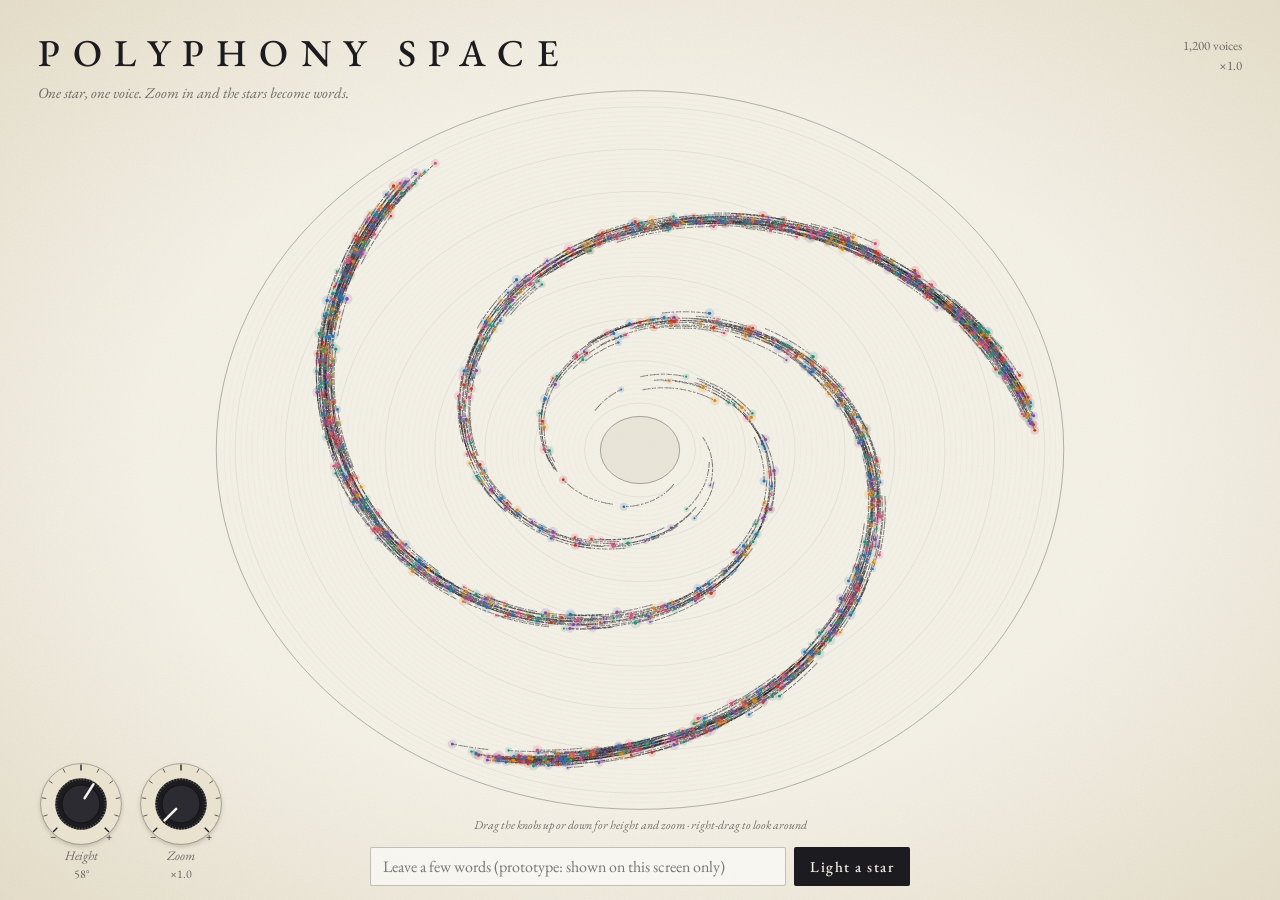
<file: moon/POLYPHONY SPACE.html>
<!DOCTYPE html>
<html lang="en">
<head>
<meta charset="utf-8">
<meta name="viewport" content="width=device-width, initial-scale=1, viewport-fit=cover">
<title>POLYPHONY SPACE</title>
<link rel="preconnect" href="https://fonts.googleapis.com">
<link rel="preconnect" href="https://fonts.gstatic.com" crossorigin>
<link href="https://fonts.googleapis.com/css2?family=EB+Garamond:ital,wght@0,400;0,500;1,400&display=swap" rel="stylesheet">
<style>
:root{
  --paper:#f6f3ea; --paper-edge:#e6dfcb; --ink:#1c1b1f; --ink-soft:rgba(28,27,31,.6); --rule:rgba(28,27,31,.25);
  --serif:'EB Garamond',Garamond,'Iowan Old Style',Georgia,serif;
  color-scheme:light; box-sizing:border-box;
  padding-top:env(safe-area-inset-top,0px); padding-bottom:env(safe-area-inset-bottom,0px);
}
html{scroll-padding-top:env(safe-area-inset-top,0px)}
*{box-sizing:border-box}
html,body{height:100%;margin:0}
body{background:var(--paper);color:var(--ink);font-family:var(--serif);overflow:hidden;touch-action:none;-webkit-user-select:none;user-select:none;
  background-image:url("data:image/svg+xml;utf8,<svg xmlns='http://www.w3.org/2000/svg' width='220' height='220'><filter id='n'><feTurbulence type='fractalNoise' baseFrequency='.9' numOctaves='2' stitchTiles='stitch'/><feColorMatrix values='0 0 0 0 .35  0 0 0 0 .3  0 0 0 0 .2  0 0 0 .09 0'/></filter><rect width='100%' height='100%' filter='url(%23n)'/></svg>"),radial-gradient(ellipse at center,var(--paper) 55%,var(--paper-edge) 100%)}
canvas{position:fixed;inset:0;width:100%;height:100%;display:block;cursor:ns-resize}
canvas.drag{cursor:grabbing}
header{position:fixed;left:clamp(16px,3vw,40px);top:calc(env(safe-area-inset-top,0px) + clamp(14px,3vw,34px));pointer-events:none}
h1{margin:0;font-weight:500;font-size:clamp(20px,3.4vw,38px);letter-spacing:.32em;line-height:1}
header p{margin:.7em 0 0;font-style:italic;font-size:clamp(12px,1.5vw,15px);color:var(--ink-soft)}
.count{position:fixed;right:clamp(16px,3vw,40px);top:calc(env(safe-area-inset-top,0px) + clamp(16px,3vw,36px));font-size:13px;color:var(--ink-soft);text-align:right;line-height:1.5;pointer-events:none}
footer{position:fixed;left:0;right:0;bottom:0;padding:12px clamp(16px,3vw,40px) calc(env(safe-area-inset-bottom,0px) + 14px);display:flex;flex-direction:column;align-items:center;gap:10px}
#cap{min-height:1.7em;font-size:clamp(15px,1.9vw,19px);text-align:center;max-width:min(640px,100%);pointer-events:none}
#cap.hint{font-size:12px;font-style:italic;color:var(--ink-soft)}
.add{display:flex;gap:8px;width:min(540px,100%)}
.add input{flex:1;min-width:0;font:400 16px var(--serif);padding:8px 12px;background:rgba(255,255,255,.55);border:1px solid var(--rule);border-radius:2px;color:var(--ink);user-select:text;-webkit-user-select:text}
.add input:focus{outline:2px solid var(--ink);outline-offset:1px}
.add button{font:500 15px var(--serif);letter-spacing:.1em;padding:8px 16px;background:var(--ink);color:var(--paper);border:0;border-radius:2px;cursor:pointer}
.add button:focus-visible{outline:2px solid var(--ink);outline-offset:2px}
.knobs{position:fixed;left:clamp(16px,3vw,40px);bottom:calc(env(safe-area-inset-bottom,0px) + 18px);display:flex;gap:14px}
.knob{width:86px;text-align:center;font-size:13px;font-style:italic;color:var(--ink-soft);cursor:ns-resize;touch-action:none;outline:none;border-radius:50%}
.knob svg{width:86px;height:86px;display:block;filter:drop-shadow(0 2px 2px rgba(0,0,0,.18))}
.knob:focus-visible svg{outline:2px solid var(--ink);outline-offset:2px;border-radius:50%}
.knob output{display:block;margin-top:2px;font-style:normal;font-size:12px}
@media (max-width:700px){.knobs{bottom:calc(env(safe-area-inset-bottom,0px) + 112px)}}
</style>
</head>
<body>
<canvas id="cv" aria-label="A galaxy of visitor comments. Each comment is a string of particles along a spiral arm; zoom in and the particles become letters."></canvas>
<header>
  <h1>POLYPHONY SPACE</h1>
  <p>One star, one voice. Zoom in and the stars become words.</p>
</header>
<input id="tilt" type="range" min="6" max="90" step="any" value="58" hidden>
<div class="count"><span id="n"></span> voices<br><span id="zl"></span></div>
<footer>
  <div id="cap" class="hint">Drag the knobs up or down for height and zoom &middot; right-drag to look around</div>
  <div class="add"><input id="inp" maxlength="60" placeholder="Leave a few words (prototype: shown on this screen only)" aria-label="Your comment"><button id="btn">Light a star</button></div>
</footer>
<div class="knobs">
  <div class="knob" id="kH" tabindex="0" role="slider" aria-label="Camera height" aria-valuemin="6" aria-valuemax="90"><svg viewBox="-50 -50 100 100"></svg>Height<output></output></div>
  <div class="knob" id="kZ" tabindex="0" role="slider" aria-label="Zoom" aria-valuemin="1" aria-valuemax="140"><svg viewBox="-50 -50 100 100"></svg>Zoom<output></output></div>
</div>
<script>
(function(){
const cv=document.getElementById('cv'),ctx=cv.getContext('2d');
const FONT="'EB Garamond',Garamond,'Iowan Old Style',Georgia,serif";
const SAMPLES=[
"I found someone's bookmark in the library at night.","The last page was warmer than the first.","There is a book I never want to finish.","Somebody, somewhere, is humming this too.",
"I love the sound of a needle on a rainy day.","I keep the receipt as a bookmark.","Old paper smells like memory.","The moon was strangely large on the way home.",
"Leaving what I could not say right here.","Small lights, far apart, still make a sentence.","My cat is asleep on my lap, so I cannot move.","We were all chapters once.",
"One line on the morning train saved my day.","Please let the quiet ones be heard.","A forgotten song came back to me today.","A margin is where the reader lives.",
"I stayed inside the story until the coffee went cold.","Not every star needs a name.","Thank you. That is all.","Turn the page slowly; it remembers.",
"I am looking at the same sky as a stranger.","I wrote this on the back of a ticket.","A constellation is the story of whoever drew the lines.","Somewhere a needle drops, softly.",
"Life feels like a long collection of short stories.","Read me when the lights are low.","Say your favourite word three times.","Let this one be the quiet chorus.",
"Coming here, I could breathe a little.","The dust jacket never fits the book.","A window seat in a library at summer's end.","Hello to whoever finds this star.",
"A treasure from the bargain shelf.","Even silence has a harmony.","Tomorrow I want to be a little kinder.","Ink dries; the voice stays wet.","Hi.","Stay.","Still here.","Read slowly."
];
const INK='#1c1b1f',PAL=['#c0392b','#d98a1f','#2a6fb0','#2a8f7a','#7a4fa3','#d64f7a'];
let seed=11;const rnd=()=>(seed=(seed*16807)%2147483647)/2147483647;
const gauss=()=>(rnd()+rnd()+rnd()-1.5)/1.5;
const NC=1200,ARMS=3,B=0.28,DS=0.0035,DR=DS/Math.sqrt(1+1/(B*B));
const cm=[];             // comments: {txt,col,start,end,sx,sy,sz,born}
const LX=[],LY=[],LH=[],LC=[],LJ=[],LCH=[]; // letter particles
function addComment(txt,r,th0,h,col){
  const c={txt,col,start:LX.length,end:0,sx:0,sy:0,sz:0.9+rnd()*0.9,born:-1,vis:false};
  const id=cm.length;
  for(let j=0;j<txt.length;j++){
    const ch=txt[j];if(ch===' ')continue;
    const rj=r-j*DR,th=th0+Math.log(rj/r)/B;
    LX.push(rj*Math.cos(th));LY.push(rj*Math.sin(th));LH.push(h);LC.push(id);LJ.push(j);LCH.push(ch);
  }
  c.end=LX.length;cm.push(c);
}
for(let i=0;i<NC;i++){
  const f=i/NC,r=0.17+0.83*Math.sqrt(f),arm=i%ARMS;
  const th0=Math.log(r/0.1)/B+arm*2*Math.PI/ARMS+gauss()*(0.32-0.2*r);
  const h=gauss()*(0.01+0.06*Math.pow(1-r,2));
  addComment(SAMPLES[Math.floor(rnd()*SAMPLES.length)],r,th0,h,PAL[Math.floor(rnd()*PAL.length)]);
}
const nEl=document.getElementById('n'),zl=document.getElementById('zl'),cap=document.getElementById('cap'),tilt=document.getElementById('tilt');
nEl.textContent=cm.length.toLocaleString();
let W=0,H=0,dpr=1,base=1,z=1,cx=0,cy=0,Phi=0,mx=-999,my=-999,hover=-1,tPrev=0;
const HINT='Drag the knobs up or down for height and zoom \u00b7 right-drag to look around';
function resize(){dpr=Math.min(devicePixelRatio||1,2);W=innerWidth;H=innerHeight;cv.width=W*dpr;cv.height=H*dpr;base=Math.min(W,H)*0.44}
addEventListener('resize',resize);resize();
const clamp=(v,a,b)=>Math.max(a,Math.min(b,v));
function limit(){const m=1.2;cx=clamp(cx,-m,m);cy=clamp(cy,-m,m);if(z<=1.001){cx*=.8;cy*=.8}}
function zoomAt(f,px,py){
  const nz=clamp(z*f,1,140),wx=cx+(px-W/2)/(base*z),wy=cy+(py-H/2)/(base*z);
  z=nz;cx=wx-(px-W/2)/(base*z);cy=wy-(py-H/2)/(base*z);limit();
}
cv.addEventListener('wheel',e=>{e.preventDefault();zoomAt(Math.exp(-e.deltaY*0.0016),W/2,H/2)},{passive:false});
const ptrs=new Map();let pinch=0,lastMid=null;
const isPan=()=>ptrs.size>=2||[...ptrs.values()].some(p=>p.pan);
cv.addEventListener('contextmenu',e=>e.preventDefault());
cv.addEventListener('pointerdown',e=>{cv.setPointerCapture(e.pointerId);ptrs.set(e.pointerId,{x:e.clientX,y:e.clientY,pan:e.button===2});mx=e.clientX;my=e.clientY;cv.classList.add('drag');
  if(ptrs.size==2){const[a,b]=[...ptrs.values()];pinch=Math.hypot(a.x-b.x,a.y-b.y);lastMid={x:(a.x+b.x)/2,y:(a.y+b.y)/2}}});
cv.addEventListener('pointermove',e=>{
  mx=e.clientX;my=e.clientY;const p=ptrs.get(e.pointerId);if(!p)return;
  const dx=e.clientX-p.x,dy=e.clientY-p.y;
  if(ptrs.size==1){
    if(p.pan){cx-=dx/(base*z);cy-=dy/(base*z);limit()}
    else{tilt.value=clamp(+tilt.value+dy*0.35,+tilt.min,+tilt.max)}
  }
  p.x=e.clientX;p.y=e.clientY;
  if(ptrs.size==2){
    const[a,b]=[...ptrs.values()],d=Math.hypot(a.x-b.x,a.y-b.y),m={x:(a.x+b.x)/2,y:(a.y+b.y)/2};
    if(pinch)zoomAt(d/pinch,W/2,H/2);pinch=d;
    if(lastMid){cx-=(m.x-lastMid.x)/(base*z);cy-=(m.y-lastMid.y)/(base*z);limit()}
    lastMid=m;
  }
});
const up=e=>{ptrs.delete(e.pointerId);pinch=0;lastMid=null;if(!ptrs.size)cv.classList.remove('drag')};
cv.addEventListener('pointerup',up);cv.addEventListener('pointercancel',up);
cv.addEventListener('pointerleave',()=>{if(!ptrs.size){mx=-999;my=-999}});
function add(){
  const inp=document.getElementById('inp'),t=inp.value.trim();if(!t)return;
  addComment(t,0.9+Math.random()*0.09,Math.random()*6.283,(Math.random()-.5)*0.02,PAL[Math.floor(Math.random()*PAL.length)]);
  const c=cm[cm.length-1];c.born=performance.now();c.sz=2.4;
  inp.value='';nEl.textContent=cm.length.toLocaleString();
  cap.className='';cap.textContent='A new star is lit. (Prototype: it lives on this screen only.)';
}
document.getElementById('btn').onclick=add;
document.getElementById('inp').addEventListener('keydown',e=>{if(e.key==='Enter'&&!e.isComposing)add()});

// record-player knobs
const kH=document.getElementById('kH'),kZ=document.getElementById('kZ');
function build(k){
  const sv=k.querySelector('svg');let h='<circle r="47" fill="#e9e2cf" stroke="rgba(28,27,31,.35)"/>';
  for(let i=0;i<11;i++){const a=(-135+27*i)*Math.PI/180,r1=i%5==0?39:41,x1=Math.sin(a)*r1,y1=-Math.cos(a)*r1,x2=Math.sin(a)*46,y2=-Math.cos(a)*46;h+='<line x1="'+x1+'" y1="'+y1+'" x2="'+x2+'" y2="'+y2+'" stroke="#1c1b1f" stroke-width="'+(i%5==0?1.6:.8)+'"/>'}
  h+='<text x="-33" y="42" font-size="12" text-anchor="middle" fill="#1c1b1f">\u2212</text><text x="33" y="42" font-size="12" text-anchor="middle" fill="#1c1b1f">+</text>';
  h+='<g class="rot"><circle r="30" fill="#1c1b1f"/><circle r="29" fill="none" stroke="#f6f3ea" stroke-opacity=".28" stroke-width="3" stroke-dasharray="1.1 2.3"/><circle r="22" fill="#2c2b31"/><circle r="22" fill="none" stroke="#000" stroke-opacity=".5"/><line x1="0" y1="-8" x2="0" y2="-27" stroke="#f6f3ea" stroke-width="3" stroke-linecap="round"/></g>';
  sv.innerHTML=h;return sv.querySelector('.rot');
}
const rH=build(kH),rZ=build(kZ),oH=kH.querySelector('output'),oZ=kZ.querySelector('output');
let aH=null,aZ=null;
const dH=dy=>{tilt.value=clamp(+tilt.value+dy*0.35,+tilt.min,+tilt.max)};
const dZ=dy=>zoomAt(Math.exp(dy*0.012),W/2,H/2);
function bindKnob(el,fn,key){
  let y=null;
  el.addEventListener('pointerdown',e=>{el.setPointerCapture(e.pointerId);y=e.clientY;e.stopPropagation()});
  el.addEventListener('pointermove',e=>{if(y===null)return;fn(y-e.clientY);y=e.clientY});
  const end=()=>{y=null};el.addEventListener('pointerup',end);el.addEventListener('pointercancel',end);
  el.addEventListener('wheel',e=>{e.preventDefault();fn(-e.deltaY*0.2)},{passive:false});
  el.addEventListener('keydown',e=>{if(e.key==='ArrowUp'||e.key==='ArrowRight'){fn(6);e.preventDefault()}if(e.key==='ArrowDown'||e.key==='ArrowLeft'){fn(-6);e.preventDefault()}});
}
bindKnob(kH,dH);bindKnob(kZ,dZ);
function spinKnobs(){
  const tH=-135+270*(tilt.value-tilt.min)/(tilt.max-tilt.min),tZ=-135+270*Math.log(z)/Math.log(140);
  if(aH===null){aH=tH;aZ=tZ}
  aH+=(tH-aH)*0.25;aZ+=(tZ-aZ)*0.25;
  rH.setAttribute('transform','rotate('+aH.toFixed(2)+')');rZ.setAttribute('transform','rotate('+aZ.toFixed(2)+')');
  oH.textContent=Math.round(tilt.value)+'\u00b0';oZ.textContent='\u00d7'+z.toFixed(1);
  kH.setAttribute('aria-valuenow',Math.round(tilt.value));kZ.setAttribute('aria-valuenow',z.toFixed(1));
}
const reduce=matchMedia('(prefers-reduced-motion: reduce)').matches;
function frame(t){
  const dt=Math.min(0.05,(t-tPrev)/1000||0);tPrev=t;
  if(!isPan()){const k=1-Math.exp(-dt*0.9);cx-=cx*k;cy-=cy*k}
  if(!reduce)Phi+=dt*0.04/(1+(z-1)*0.8);
  spinKnobs();
  const e=tilt.value*Math.PI/180,se=Math.sin(e),ce=Math.cos(e);
  const cF=Math.cos(Phi),sF=Math.sin(Phi);
  ctx.setTransform(dpr,0,0,dpr,0,0);ctx.clearRect(0,0,W,H);
  const sc=base*z,ox=W/2-cx*sc,oy=H/2-cy*sc;
  // record grooves
  ctx.lineWidth=0.6;
  for(let g=0.14,i=0;g<1.06;g+=0.014,i++){
    ctx.strokeStyle='rgba(28,27,31,'+(i%9==0?0.1:0.04)+')';
    ctx.beginPath();ctx.ellipse(ox,oy,g*sc,g*sc*se,0,0,6.2832);ctx.stroke();
  }
  ctx.strokeStyle='rgba(28,27,31,.3)';ctx.lineWidth=1;ctx.beginPath();ctx.ellipse(ox,oy,1.07*sc,1.07*sc*se,0,0,6.2832);ctx.stroke();
  ctx.fillStyle='rgba(120,90,50,.07)';ctx.beginPath();ctx.ellipse(ox,oy,0.1*sc,0.1*sc*se,0,0,6.2832);ctx.fill();
  ctx.strokeStyle='rgba(28,27,31,.35)';ctx.stroke();
  // letter particles
  const dsPx=DS*sc,aG=clamp((dsPx-4.5)/5,0,1),glyph=aG>0;
  const dotS=Math.max(1,dsPx*0.32),fs=Math.min(30,dsPx*1.5);
  ctx.fillStyle=INK;
  if(glyph){ctx.font=fs+'px '+FONT;ctx.textAlign='center';ctx.textBaseline='middle'}
  let drawnG=0;const heads=[];
  const farDim=(1-se)*0.0; // reserved
  for(let l=0,L=LX.length;l<L;l++){
    const px=LX[l],py=LY[l],x=px*cF-py*sF,y=px*sF+py*cF;
    const sx=ox+x*sc,sy=oy+(y*se-LH[l]*ce)*sc;
    if(sx<-30||sx>W+30||sy<-30||sy>H+30)continue;
    if(LJ[l]===0||(LJ[l]>0&&cm[LC[l]].start===l)){const c=cm[LC[l]];c.sx=sx;c.sy=sy;heads.push(c);continue}
    if(glyph&&drawnG<4000){ctx.globalAlpha=aG*0.92;ctx.fillText(LCH[l],sx,sy);drawnG++}
    if(aG<1){ctx.globalAlpha=0.65*(1-aG);ctx.fillRect(sx-dotS/2,sy-dotS/2,dotS,dotS)}
  }
  ctx.globalAlpha=1;
  // coloured head particles (first letter of each comment)
  const k=1+0.3*Math.log2(z);let best=-1,bd=20*20;
  for(const c of heads){
    const rad=c.sz*k;
    ctx.fillStyle=c.col;
    ctx.globalAlpha=.16;ctx.beginPath();ctx.arc(c.sx,c.sy,glyph?Math.max(rad*2,dsPx*.8):rad*3,0,6.2832);ctx.fill();
    ctx.globalAlpha=1;
    if(glyph&&aG>0.5){ctx.font='500 '+fs*1.1+'px '+FONT;ctx.textAlign='center';ctx.textBaseline='middle';ctx.fillText(c.txt[0],c.sx,c.sy)}
    if(!glyph||aG<=0.5){ctx.beginPath();ctx.arc(c.sx,c.sy,rad,0,6.2832);ctx.fill()}
    if(c.born>0){const age=(t-c.born)/1000;if(age<6){ctx.globalAlpha=1-age/6;ctx.strokeStyle=c.col;ctx.lineWidth=1.2;ctx.beginPath();ctx.arc(c.sx,c.sy,8+age*22,0,6.2832);ctx.stroke();ctx.globalAlpha=1}}
    const d=(c.sx-mx)*(c.sx-mx)+(c.sy-my)*(c.sy-my);if(d<bd){bd=d;best=cm.indexOf(c)}
  }
  if(best!==hover){
    hover=best;
    if(best>=0){cap.className='';cap.textContent=cm[best].txt}
    else{cap.className='hint';cap.textContent=HINT}
  }
  if(hover>=0){
    const c=cm[hover];ctx.fillStyle=c.col;
    for(let l=c.start;l<c.end;l++){
      const px=LX[l],py=LY[l],x=px*cF-py*sF,y=px*sF+py*cF;
      ctx.fillRect(ox+x*sc-1.2,oy+(y*se-LH[l]*ce)*sc-1.2,2.4,2.4);
    }
    ctx.strokeStyle=c.col;ctx.lineWidth=1;ctx.beginPath();ctx.arc(c.sx,c.sy,c.sz*k+5,0,6.2832);ctx.stroke();
  }
  zl.textContent='\u00d7'+z.toFixed(1);
  requestAnimationFrame(frame);
}
requestAnimationFrame(frame);
})();
</script>
</body>
</html>
</file>
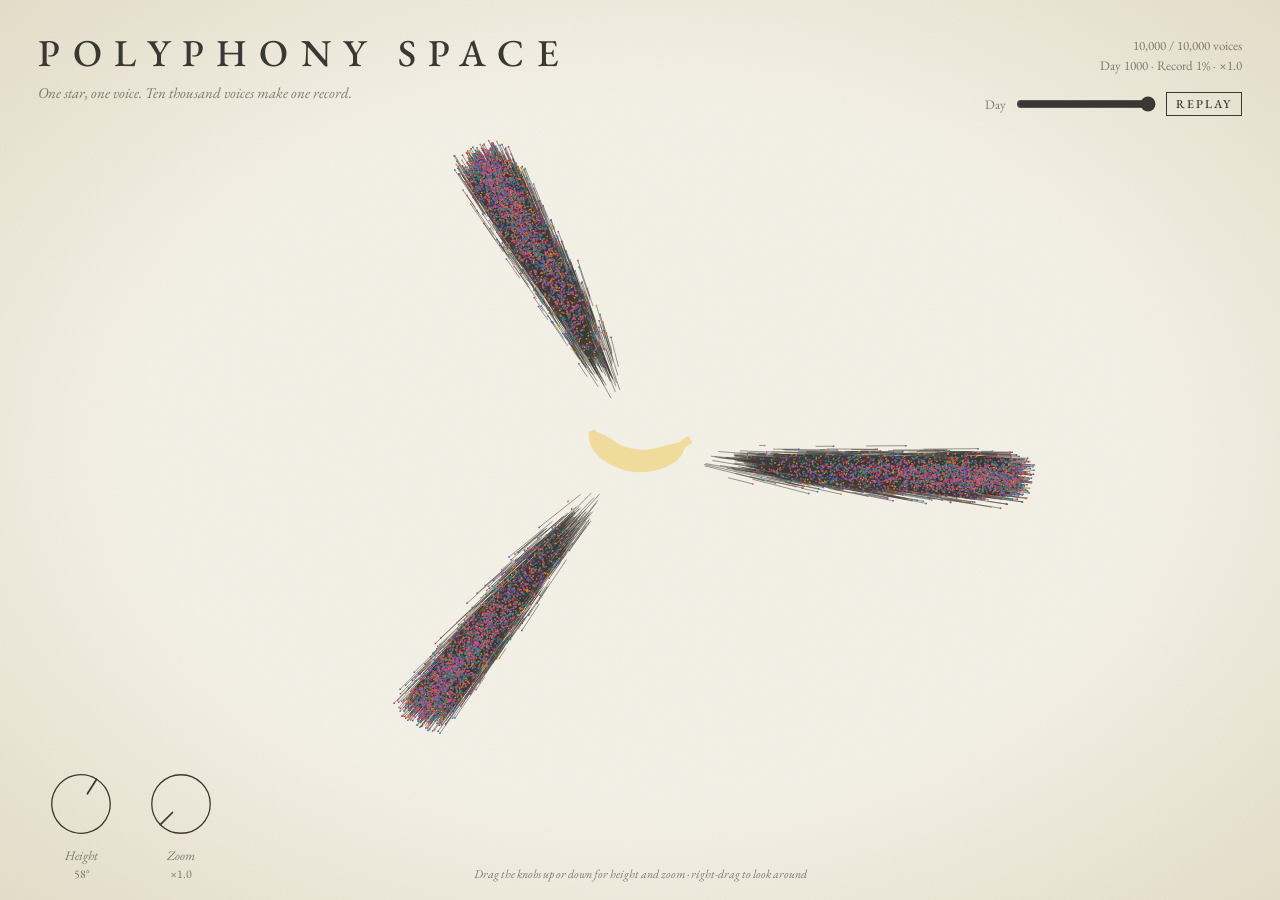
<file: moon/polyphony-space-10k.html>
<!DOCTYPE html>
<html lang="en">
<head>
<meta charset="utf-8">
<meta name="viewport" content="width=device-width, initial-scale=1, viewport-fit=cover">
<title>POLYPHONY SPACE</title>
<link rel="preconnect" href="https://fonts.googleapis.com">
<link rel="preconnect" href="https://fonts.gstatic.com" crossorigin>
<link href="https://fonts.googleapis.com/css2?family=EB+Garamond:ital,wght@0,400;0,500;1,400&display=swap" rel="stylesheet">
<style>
:root{
  --paper:#f6f3ea; --paper-edge:#e6dfcb; --ink:#3a3833; --ink-soft:rgba(58,56,51,.62); --rule:rgba(58,56,51,.25);
  --serif:'EB Garamond',Garamond,'Iowan Old Style',Georgia,serif;
  color-scheme:light; box-sizing:border-box;
  padding-top:env(safe-area-inset-top,0px); padding-bottom:env(safe-area-inset-bottom,0px);
}
html{scroll-padding-top:env(safe-area-inset-top,0px)}
*{box-sizing:border-box}
html,body{height:100%;margin:0}
body{background:var(--paper);color:var(--ink);font-family:var(--serif);overflow:hidden;touch-action:none;-webkit-user-select:none;user-select:none;
  background-image:url("data:image/svg+xml;utf8,<svg xmlns='http://www.w3.org/2000/svg' width='220' height='220'><filter id='n'><feTurbulence type='fractalNoise' baseFrequency='.9' numOctaves='2' stitchTiles='stitch'/><feColorMatrix values='0 0 0 0 .35  0 0 0 0 .3  0 0 0 0 .2  0 0 0 .09 0'/></filter><rect width='100%' height='100%' filter='url(%23n)'/></svg>"),radial-gradient(ellipse at center,var(--paper) 55%,var(--paper-edge) 100%)}
canvas{position:fixed;inset:0;width:100%;height:100%;display:block;cursor:ns-resize}
canvas.drag{cursor:grabbing}
header{position:fixed;left:clamp(16px,3vw,40px);top:calc(env(safe-area-inset-top,0px) + clamp(14px,3vw,34px));pointer-events:none}
h1{margin:0;font-weight:500;font-size:clamp(20px,3.4vw,38px);letter-spacing:.32em;line-height:1}
header p{margin:.7em 0 0;font-style:italic;font-size:clamp(12px,1.5vw,15px);color:var(--ink-soft)}
.count{position:fixed;right:clamp(16px,3vw,40px);top:calc(env(safe-area-inset-top,0px) + clamp(16px,3vw,36px));font-size:13px;color:var(--ink-soft);text-align:right;line-height:1.5;pointer-events:none}
footer{position:fixed;left:0;right:0;bottom:0;padding:12px clamp(16px,3vw,40px) calc(env(safe-area-inset-bottom,0px) + 14px);display:flex;flex-direction:column;align-items:center;gap:10px}
#cap{min-height:1.7em;font-size:clamp(15px,1.9vw,19px);text-align:center;max-width:min(640px,100%);pointer-events:none}
#cap.hint{font-size:12px;font-style:italic;color:var(--ink-soft)}
.add{position:fixed;right:clamp(16px,3vw,40px);bottom:calc(env(safe-area-inset-bottom,0px) + 18px + var(--addlift,58px));display:flex;opacity:0;visibility:hidden;pointer-events:none;transition:opacity 1.2s ease,visibility 0s linear 1.2s}
body.done .add{opacity:1;visibility:visible;pointer-events:auto;transition:opacity 1.2s ease}
.sleeve textarea{flex:none;width:100%;min-width:0;box-sizing:border-box;display:block;margin:0;resize:none;overflow:hidden;font:400 var(--fs)/var(--lh) var(--serif);padding:0 2px;background-color:transparent;background-image:var(--line);background-size:640px 28px;background-repeat:no-repeat;background-position:left bottom;border:0;border-radius:0;color:var(--ink);caret-color:var(--ink);user-select:text;-webkit-user-select:text;outline:none;overflow-wrap:break-word;height:var(--lh)}
.sleeve textarea{--line:url("data:image/svg+xml;utf8,<svg xmlns='http://www.w3.org/2000/svg' width='640' height='28' viewBox='0 0 640 28'><filter id='f' x='0' y='-50%' width='100%' height='200%'><feTurbulence type='fractalNoise' baseFrequency='.008 .2' numOctaves='1' seed='7' result='w'/><feDisplacementMap in='SourceGraphic' in2='w' scale='1.3' xChannelSelector='R' yChannelSelector='G' result='d'/><feTurbulence type='fractalNoise' baseFrequency='.6' numOctaves='2' seed='10' result='g'/><feColorMatrix in='g' type='matrix' values='0 0 0 0 0  0 0 0 0 0  0 0 0 0 0  1.5 0 0 0 .2' result='m'/><feComposite in='d' in2='m' operator='in'/></filter><g filter='url(%23f)' fill='none' stroke='%233a3833' stroke-linecap='round'><path d='M-4 26.2 H644' stroke-width='0.9' opacity='0.85'/><path d='M-4 26.9 H644' stroke-width='0.45' opacity='0.42'/></g></svg>")}
.sleeve textarea:focus{--line:url("data:image/svg+xml;utf8,<svg xmlns='http://www.w3.org/2000/svg' width='640' height='28' viewBox='0 0 640 28'><filter id='f' x='0' y='-50%' width='100%' height='200%'><feTurbulence type='fractalNoise' baseFrequency='.008 .2' numOctaves='1' seed='7' result='w'/><feDisplacementMap in='SourceGraphic' in2='w' scale='1.3' xChannelSelector='R' yChannelSelector='G' result='d'/><feTurbulence type='fractalNoise' baseFrequency='.6' numOctaves='2' seed='10' result='g'/><feColorMatrix in='g' type='matrix' values='0 0 0 0 0  0 0 0 0 0  0 0 0 0 0  1.5 0 0 0 .2' result='m'/><feComposite in='d' in2='m' operator='in'/></filter><g filter='url(%23f)' fill='none' stroke='%233a3833' stroke-linecap='round'><path d='M-4 26.2 H644' stroke-width='1.3' opacity='1'/><path d='M-4 26.9 H644' stroke-width='0.65' opacity='0.50'/></g></svg>")}
.sleeve textarea::placeholder{color:var(--ink);opacity:.55;font-style:italic}
.sleeve .mirror{position:absolute;left:-9999px;top:0;visibility:hidden;pointer-events:none;white-space:pre-wrap;overflow-wrap:break-word;font:400 var(--fs)/var(--lh) var(--serif);padding:0 2px;box-sizing:border-box}
.add button{font:500 14px var(--serif);letter-spacing:.2em;text-transform:uppercase;padding:9.5px 17.5px;color:var(--ink);border:0;border-radius:0;cursor:pointer;transition:none}
.add button,.cbtn button{--frame:url("data:image/svg+xml;utf8,<svg xmlns='http://www.w3.org/2000/svg' width='640' height='28' viewBox='0 0 640 28'><filter id='f' x='0' y='-50%' width='100%' height='200%'><feTurbulence type='fractalNoise' baseFrequency='.008 .2' numOctaves='1' seed='11' result='w'/><feDisplacementMap in='SourceGraphic' in2='w' scale='1.3' xChannelSelector='R' yChannelSelector='G' result='d'/><feTurbulence type='fractalNoise' baseFrequency='.6' numOctaves='2' seed='14' result='g'/><feColorMatrix in='g' type='matrix' values='0 0 0 0 0  0 0 0 0 0  0 0 0 0 0  1.5 0 0 0 .2' result='m'/><feComposite in='d' in2='m' operator='in'/></filter><g filter='url(%23f)' fill='none' stroke='%233a3833' stroke-linecap='round'><path d='M-4 1.8 H644' stroke-width='1.1' opacity='0.85'/><path d='M-4 2.5 H644' stroke-width='0.55' opacity='0.42'/></g></svg>"),url("data:image/svg+xml;utf8,<svg xmlns='http://www.w3.org/2000/svg' width='640' height='28' viewBox='0 0 640 28'><filter id='f' x='0' y='-50%' width='100%' height='200%'><feTurbulence type='fractalNoise' baseFrequency='.008 .2' numOctaves='1' seed='12' result='w'/><feDisplacementMap in='SourceGraphic' in2='w' scale='1.3' xChannelSelector='R' yChannelSelector='G' result='d'/><feTurbulence type='fractalNoise' baseFrequency='.6' numOctaves='2' seed='15' result='g'/><feColorMatrix in='g' type='matrix' values='0 0 0 0 0  0 0 0 0 0  0 0 0 0 0  1.5 0 0 0 .2' result='m'/><feComposite in='d' in2='m' operator='in'/></filter><g filter='url(%23f)' fill='none' stroke='%233a3833' stroke-linecap='round'><path d='M-4 26.2 H644' stroke-width='1.1' opacity='0.85'/><path d='M-4 26.9 H644' stroke-width='0.55' opacity='0.42'/></g></svg>"),url("data:image/svg+xml;utf8,<svg xmlns='http://www.w3.org/2000/svg' width='28' height='640' viewBox='0 0 28 640'><filter id='f' x='-50%' y='0' width='200%' height='100%'><feTurbulence type='fractalNoise' baseFrequency='.2 .008' numOctaves='1' seed='13' result='w'/><feDisplacementMap in='SourceGraphic' in2='w' scale='1.3' xChannelSelector='R' yChannelSelector='G' result='d'/><feTurbulence type='fractalNoise' baseFrequency='.6' numOctaves='2' seed='16' result='g'/><feColorMatrix in='g' type='matrix' values='0 0 0 0 0  0 0 0 0 0  0 0 0 0 0  1.5 0 0 0 .2' result='m'/><feComposite in='d' in2='m' operator='in'/></filter><g filter='url(%23f)' fill='none' stroke='%233a3833' stroke-linecap='round'><path d='M1.8 -4 V644' stroke-width='1.1' opacity='0.85'/><path d='M2.5 -4 V644' stroke-width='0.55' opacity='0.42'/></g></svg>"),url("data:image/svg+xml;utf8,<svg xmlns='http://www.w3.org/2000/svg' width='28' height='640' viewBox='0 0 28 640'><filter id='f' x='-50%' y='0' width='200%' height='100%'><feTurbulence type='fractalNoise' baseFrequency='.2 .008' numOctaves='1' seed='14' result='w'/><feDisplacementMap in='SourceGraphic' in2='w' scale='1.3' xChannelSelector='R' yChannelSelector='G' result='d'/><feTurbulence type='fractalNoise' baseFrequency='.6' numOctaves='2' seed='17' result='g'/><feColorMatrix in='g' type='matrix' values='0 0 0 0 0  0 0 0 0 0  0 0 0 0 0  1.5 0 0 0 .2' result='m'/><feComposite in='d' in2='m' operator='in'/></filter><g filter='url(%23f)' fill='none' stroke='%233a3833' stroke-linecap='round'><path d='M26.2 -4 V644' stroke-width='1.1' opacity='0.85'/><path d='M26.9 -4 V644' stroke-width='0.55' opacity='0.42'/></g></svg>");--frame-h:url("data:image/svg+xml;utf8,<svg xmlns='http://www.w3.org/2000/svg' width='640' height='28' viewBox='0 0 640 28'><filter id='f' x='0' y='-50%' width='100%' height='200%'><feTurbulence type='fractalNoise' baseFrequency='.008 .2' numOctaves='1' seed='11' result='w'/><feDisplacementMap in='SourceGraphic' in2='w' scale='1.3' xChannelSelector='R' yChannelSelector='G' result='d'/><feTurbulence type='fractalNoise' baseFrequency='.6' numOctaves='2' seed='14' result='g'/><feColorMatrix in='g' type='matrix' values='0 0 0 0 0  0 0 0 0 0  0 0 0 0 0  1.5 0 0 0 .2' result='m'/><feComposite in='d' in2='m' operator='in'/></filter><g filter='url(%23f)' fill='none' stroke='%233a3833' stroke-linecap='round'><path d='M-4 1.8 H644' stroke-width='1.7' opacity='1'/><path d='M-4 2.5 H644' stroke-width='0.85' opacity='0.50'/></g></svg>"),url("data:image/svg+xml;utf8,<svg xmlns='http://www.w3.org/2000/svg' width='640' height='28' viewBox='0 0 640 28'><filter id='f' x='0' y='-50%' width='100%' height='200%'><feTurbulence type='fractalNoise' baseFrequency='.008 .2' numOctaves='1' seed='12' result='w'/><feDisplacementMap in='SourceGraphic' in2='w' scale='1.3' xChannelSelector='R' yChannelSelector='G' result='d'/><feTurbulence type='fractalNoise' baseFrequency='.6' numOctaves='2' seed='15' result='g'/><feColorMatrix in='g' type='matrix' values='0 0 0 0 0  0 0 0 0 0  0 0 0 0 0  1.5 0 0 0 .2' result='m'/><feComposite in='d' in2='m' operator='in'/></filter><g filter='url(%23f)' fill='none' stroke='%233a3833' stroke-linecap='round'><path d='M-4 26.2 H644' stroke-width='1.7' opacity='1'/><path d='M-4 26.9 H644' stroke-width='0.85' opacity='0.50'/></g></svg>"),url("data:image/svg+xml;utf8,<svg xmlns='http://www.w3.org/2000/svg' width='28' height='640' viewBox='0 0 28 640'><filter id='f' x='-50%' y='0' width='200%' height='100%'><feTurbulence type='fractalNoise' baseFrequency='.2 .008' numOctaves='1' seed='13' result='w'/><feDisplacementMap in='SourceGraphic' in2='w' scale='1.3' xChannelSelector='R' yChannelSelector='G' result='d'/><feTurbulence type='fractalNoise' baseFrequency='.6' numOctaves='2' seed='16' result='g'/><feColorMatrix in='g' type='matrix' values='0 0 0 0 0  0 0 0 0 0  0 0 0 0 0  1.5 0 0 0 .2' result='m'/><feComposite in='d' in2='m' operator='in'/></filter><g filter='url(%23f)' fill='none' stroke='%233a3833' stroke-linecap='round'><path d='M1.8 -4 V644' stroke-width='1.7' opacity='1'/><path d='M2.5 -4 V644' stroke-width='0.85' opacity='0.50'/></g></svg>"),url("data:image/svg+xml;utf8,<svg xmlns='http://www.w3.org/2000/svg' width='28' height='640' viewBox='0 0 28 640'><filter id='f' x='-50%' y='0' width='200%' height='100%'><feTurbulence type='fractalNoise' baseFrequency='.2 .008' numOctaves='1' seed='14' result='w'/><feDisplacementMap in='SourceGraphic' in2='w' scale='1.3' xChannelSelector='R' yChannelSelector='G' result='d'/><feTurbulence type='fractalNoise' baseFrequency='.6' numOctaves='2' seed='17' result='g'/><feColorMatrix in='g' type='matrix' values='0 0 0 0 0  0 0 0 0 0  0 0 0 0 0  1.5 0 0 0 .2' result='m'/><feComposite in='d' in2='m' operator='in'/></filter><g filter='url(%23f)' fill='none' stroke='%233a3833' stroke-linecap='round'><path d='M26.2 -4 V644' stroke-width='1.7' opacity='1'/><path d='M26.9 -4 V644' stroke-width='0.85' opacity='0.50'/></g></svg>");background-color:transparent;background-image:var(--frame);background-size:640px 28px,640px 28px,28px 640px,28px 640px;background-position:left top,left bottom,left top,right top;background-repeat:no-repeat}
.add button:hover,.cbtn button:hover{background-image:var(--frame-h)}
.add button:focus-visible{outline:none;background-image:var(--frame-h)}
.knobs{position:fixed;left:clamp(16px,3vw,40px);bottom:calc(env(safe-area-inset-bottom,0px) + 18px);display:flex;gap:14px}
.knob{width:86px;text-align:center;font-size:13px;font-style:italic;color:var(--ink-soft);cursor:ns-resize;touch-action:none;outline:none;border-radius:50%}
.knob svg{width:86px;height:86px;display:block;}
.knob:focus-visible svg{outline:2px solid var(--ink);outline-offset:2px;border-radius:50%}
.knob output{display:block;margin-top:2px;font-style:normal;font-size:12px}
.clock{position:fixed;right:clamp(16px,3vw,40px);top:calc(env(safe-area-inset-top,0px) + clamp(70px,9vw,92px));display:flex;gap:8px;align-items:center;font-size:13px;color:var(--ink-soft)}
.clock input{width:140px;accent-color:var(--ink)}
.clock button{font:500 12px var(--serif);letter-spacing:.16em;text-transform:uppercase;padding:3px 9px;background:transparent;color:var(--ink);border:1.5px solid var(--ink);border-radius:0;cursor:pointer}
.clock button:hover{outline:1px solid var(--ink);outline-offset:2px}
.sleeve{--S:min(var(--side,560px),calc(100vw - 24px),calc(100vh - 24px));--fs:clamp(17px,3.1vmin,22px);--lh:calc(var(--fs)*1.65);--frame-xl:url("data:image/svg+xml;utf8,<svg xmlns='http://www.w3.org/2000/svg' width='1600' height='28' viewBox='0 0 1600 28'><filter id='f' x='0' y='-50%' width='100%' height='200%'><feTurbulence type='fractalNoise' baseFrequency='.008 .2' numOctaves='1' seed='21' result='w'/><feDisplacementMap in='SourceGraphic' in2='w' scale='1.3' xChannelSelector='R' yChannelSelector='G' result='d'/><feTurbulence type='fractalNoise' baseFrequency='.6' numOctaves='2' seed='24' result='g'/><feColorMatrix in='g' type='matrix' values='0 0 0 0 0  0 0 0 0 0  0 0 0 0 0  1.5 0 0 0 .2' result='m'/><feComposite in='d' in2='m' operator='in'/></filter><g filter='url(%23f)' fill='none' stroke='%233a3833' stroke-linecap='round'><path d='M-4 1.8 H1604' stroke-width='1.4' opacity='0.9'/><path d='M-4 2.5 H1604' stroke-width='0.70' opacity='0.45'/></g></svg>"),url("data:image/svg+xml;utf8,<svg xmlns='http://www.w3.org/2000/svg' width='1600' height='28' viewBox='0 0 1600 28'><filter id='f' x='0' y='-50%' width='100%' height='200%'><feTurbulence type='fractalNoise' baseFrequency='.008 .2' numOctaves='1' seed='22' result='w'/><feDisplacementMap in='SourceGraphic' in2='w' scale='1.3' xChannelSelector='R' yChannelSelector='G' result='d'/><feTurbulence type='fractalNoise' baseFrequency='.6' numOctaves='2' seed='25' result='g'/><feColorMatrix in='g' type='matrix' values='0 0 0 0 0  0 0 0 0 0  0 0 0 0 0  1.5 0 0 0 .2' result='m'/><feComposite in='d' in2='m' operator='in'/></filter><g filter='url(%23f)' fill='none' stroke='%233a3833' stroke-linecap='round'><path d='M-4 26.2 H1604' stroke-width='1.4' opacity='0.9'/><path d='M-4 26.9 H1604' stroke-width='0.70' opacity='0.45'/></g></svg>"),url("data:image/svg+xml;utf8,<svg xmlns='http://www.w3.org/2000/svg' width='28' height='1600' viewBox='0 0 28 1600'><filter id='f' x='-50%' y='0' width='200%' height='100%'><feTurbulence type='fractalNoise' baseFrequency='.2 .008' numOctaves='1' seed='23' result='w'/><feDisplacementMap in='SourceGraphic' in2='w' scale='1.3' xChannelSelector='R' yChannelSelector='G' result='d'/><feTurbulence type='fractalNoise' baseFrequency='.6' numOctaves='2' seed='26' result='g'/><feColorMatrix in='g' type='matrix' values='0 0 0 0 0  0 0 0 0 0  0 0 0 0 0  1.5 0 0 0 .2' result='m'/><feComposite in='d' in2='m' operator='in'/></filter><g filter='url(%23f)' fill='none' stroke='%233a3833' stroke-linecap='round'><path d='M1.8 -4 V1604' stroke-width='1.4' opacity='0.9'/><path d='M2.5 -4 V1604' stroke-width='0.70' opacity='0.45'/></g></svg>"),url("data:image/svg+xml;utf8,<svg xmlns='http://www.w3.org/2000/svg' width='28' height='1600' viewBox='0 0 28 1600'><filter id='f' x='-50%' y='0' width='200%' height='100%'><feTurbulence type='fractalNoise' baseFrequency='.2 .008' numOctaves='1' seed='24' result='w'/><feDisplacementMap in='SourceGraphic' in2='w' scale='1.3' xChannelSelector='R' yChannelSelector='G' result='d'/><feTurbulence type='fractalNoise' baseFrequency='.6' numOctaves='2' seed='27' result='g'/><feColorMatrix in='g' type='matrix' values='0 0 0 0 0  0 0 0 0 0  0 0 0 0 0  1.5 0 0 0 .2' result='m'/><feComposite in='d' in2='m' operator='in'/></filter><g filter='url(%23f)' fill='none' stroke='%233a3833' stroke-linecap='round'><path d='M26.2 -4 V1604' stroke-width='1.4' opacity='0.9'/><path d='M26.9 -4 V1604' stroke-width='0.70' opacity='0.45'/></g></svg>");display:none;position:fixed;left:50%;top:50%;transform:translate(-50%,-50%);z-index:20;box-sizing:border-box;width:var(--S);height:var(--S);padding:calc(var(--S)*.075) calc(var(--S)*.085) calc(var(--S)*.06);flex-direction:column;overflow:auto;background-color:#f3eedf;background-image:var(--frame-xl),url("data:image/svg+xml;utf8,<svg xmlns='http://www.w3.org/2000/svg' width='220' height='220'><filter id='n'><feTurbulence type='fractalNoise' baseFrequency='.8' numOctaves='2' stitchTiles='stitch'/><feColorMatrix values='0 0 0 0 .22  0 0 0 0 .2  0 0 0 0 .15  0 0 0 .08 0'/></filter><rect width='100%' height='100%' filter='url(%23n)'/></svg>");background-size:1600px 28px,1600px 28px,28px 1600px,28px 1600px,220px 220px;background-position:left top,left bottom,left top,right top,0 0;background-repeat:no-repeat,no-repeat,no-repeat,no-repeat,repeat;border:0;box-shadow:0 16px 40px rgba(58,56,51,.16)}
@keyframes sleeveIn{from{transform:translate(-50%,calc(-50% + 100vh))}to{transform:translate(-50%,-50%)}}
@keyframes sleeveOut{from{transform:translate(-50%,-50%)}to{transform:translate(-50%,calc(-50% + 100vh))}}
@keyframes veilIn{from{opacity:0}to{opacity:1}}
@keyframes veilOut{from{opacity:1}to{opacity:0}}
body.confirming .sleeve{animation:sleeveIn .9s cubic-bezier(.16,.84,.3,1) .3s both}
body.confirming.closing .sleeve{animation:sleeveOut .6s cubic-bezier(.55,0,.8,.35) both}
body.confirming::before{animation:veilIn .7s ease both}
body.confirming.closing::before{animation:veilOut .6s ease both}
@media (prefers-reduced-motion:reduce){body.confirming.swallow .sleeve,body.confirming.swallow::before,body.confirming .sleeve,body.confirming::before,body.confirming.closing .sleeve,body.confirming.closing::before{animation:none}}
.sleeve .field{flex:1;min-height:0;display:flex;flex-direction:column;justify-content:center}
.sealed-tx{display:none}
body.swallow .sleeve .cft,body.swallow .sleeve .field,body.swallow .sleeve ul,body.swallow .sleeve .cbtn{display:none}
body.swallow .sealed-tx{display:flex;flex:1;align-items:center;justify-content:center;text-align:center;font:italic 400 calc(var(--fs)*1.25)/1.6 var(--serif);color:var(--ink);overflow-wrap:anywhere;padding:0 4%}
@keyframes sleeveSwallow{from{transform:translate(-50%,-50%) scale(1) rotate(0)}to{transform:translate(-50%,-50%) scale(.004) rotate(-40deg)}}
body.confirming.swallow .sleeve{animation:sleeveSwallow 1s cubic-bezier(.55,.05,.85,.35) .25s both}
body.confirming.swallow::before{animation:veilOut .9s ease .25s both}
#cok:disabled{opacity:.4;cursor:default}
body.confirming::before{content:'';position:fixed;inset:0;z-index:10;background:rgba(246,243,234,.6)}
body.confirming footer{z-index:20}
body.confirming #cap{visibility:hidden}
body.confirming .sleeve{display:flex}
body.confirming .add,body.confirming .knobs{display:none}
.cft{margin:0 0 10px;font-weight:500;letter-spacing:.14em;text-transform:uppercase;font-size:13px}
.sleeve ul{margin:0 0 14px;padding-left:18px;font-size:clamp(11.5px,1.8vmin,13px);line-height:1.45;font-style:italic;color:var(--ink-soft)}
.cbtn{display:flex;gap:12px;justify-content:flex-end}
.cbtn button{font:500 14px var(--serif);letter-spacing:.2em;text-transform:uppercase;padding:8.5px 17.5px;color:var(--ink);border:0;border-radius:0;cursor:pointer}
#cok{position:relative;overflow:hidden;touch-action:none;-webkit-user-select:none;user-select:none;-webkit-touch-callout:none}
#cok::after{content:'';position:absolute;left:0;bottom:0;height:2.5px;width:calc(var(--p,0)*100%);background:var(--ink)}
#cok.holding{background-image:var(--frame-h)}
.cbtn button:focus-visible{outline:none;background-image:var(--frame-h)}
#cok{background-image:var(--frame-h)}
@media (max-width:700px){#cap.hint{position:fixed;left:0;right:0;bottom:calc(env(safe-area-inset-bottom,0px) + 144px);padding:0 16px;text-align:center}}
@media (max-width:420px){.knob{width:70px}.knob svg{width:70px;height:70px}.add button{letter-spacing:.14em;padding-left:13px;padding-right:13px}}
</style>
</head>
<body>
<canvas id="cv" aria-label="A galaxy of visitor comments. Each comment is a string of particles along a spiral arm; zoom in and the particles become letters."></canvas>
<header>
  <h1>POLYPHONY SPACE</h1>
  <p>One star, one voice. Ten thousand voices make one record.</p>
</header>
<input id="tilt" type="range" min="6" max="90" step="any" value="58" hidden>
<div class="count"><span id="n">0</span> / 10,000 voices<br>Day <span id="dl"></span> &middot; Record <span id="fp"></span>% &middot; <span id="zl"></span></div>
<div class="clock"><label for="day">Day</label><input id="day" type="range" min="0" max="1000" step="any" value="1000"><button id="play">Replay</button></div>
<footer>
  <div id="cap" class="hint">Drag the knobs up or down for height and zoom &middot; right-drag to look around</div>
  <div id="confirm" class="sleeve" role="dialog" aria-labelledby="cft">
    <p id="cft" class="cft">Leave your voice</p>
    <div class="field"><textarea id="inp" rows="1" maxlength="120" placeholder="Leave a few words" aria-label="Your comment" enterkeyhint="done"></textarea></div>
    <ul><li>Your words become a star at the next update, not right away.</li><li>One post a month. It cannot be edited or deleted afterwards.</li><li>Posts are checked by hand and may be hidden. Please leave out personal details.</li></ul>
    <div id="sealedTx" class="sealed-tx"></div>
    <div class="cbtn"><button id="cback" type="button">Back</button><button id="cok" type="button" disabled>Hold to seal</button></div>
  </div>
  <div class="add"><button id="btn" type="button">Light a star</button></div>
</footer>
<div class="knobs">
  <div class="knob" id="kH" tabindex="0" role="slider" aria-label="Camera height" aria-valuemin="6" aria-valuemax="90"><svg viewBox="-50 -50 100 100"></svg>Height<output></output></div>
  <div class="knob" id="kZ" tabindex="0" role="slider" aria-label="Zoom" aria-valuemin="1" aria-valuemax="400"><svg viewBox="-50 -50 100 100"></svg>Zoom<output></output></div>
</div>
<script>
(function(){
const cv=document.getElementById('cv'),ctx=cv.getContext('2d');
const FONT="'EB Garamond',Garamond,'Iowan Old Style',Georgia,serif";
const SAMPLES=[
"I found someone's bookmark in the library at night.","The last page was warmer than the first.","There is a book I never want to finish.","Somebody, somewhere, is humming this too.",
"I love the sound of a needle on a rainy day.","I keep the receipt as a bookmark.","Old paper smells like memory.","The moon was strangely large on the way home.",
"Leaving what I could not say right here.","Small lights, far apart, still make a sentence.","My cat is asleep on my lap, so I cannot move.","We were all chapters once.",
"One line on the morning train saved my day.","Please let the quiet ones be heard.","A forgotten song came back to me today.","A margin is where the reader lives.",
"I stayed inside the story until the coffee went cold.","Not every star needs a name.","Thank you. That is all.","Turn the page slowly; it remembers.",
"I am looking at the same sky as a stranger.","I wrote this on the back of a ticket.","A constellation is the story of whoever drew the lines.","Somewhere a needle drops, softly.",
"Life feels like a long collection of short stories.","Read me when the lights are low.","Say your favourite word three times.","Let this one be the quiet chorus.",
"Coming here, I could breathe a little.","The dust jacket never fits the book.","A window seat in a library at summer's end.","Hello to whoever finds this star.",
"A treasure from the bargain shelf.","Even silence has a harmony.","Tomorrow I want to be a little kinder.","Ink dries; the voice stays wet.","Hi.","Stay.","Still here.","Read slowly."
];
const INK='#3a3833',PAL=['#c0392b','#d98a1f','#2a6fb0','#2a8f7a','#7a4fa3','#d64f7a'];
let seed=11;const rnd=()=>(seed=(seed*16807)%2147483647)/2147483647;
const gauss=()=>(rnd()+rnd()+rnd()-1.5)/1.5;
const N=10000,DAYS=1000,ARMS=3,B=0.28,DS=0.0013,DR=DS/Math.sqrt(1+1/(B*B));
const RIN=0.15,PB=0.0032/(2*Math.PI),W0=0.05,T0=100,TM=200,DC=T0+TM/2,END=T0+TM; // seconds: winding only until T0, then arms ease into the groove by END (5 min) // groove start radius/pitch, record speed (rad/day), morph delay/length (days)
const spinOf=r=>W0*(0.5+0.6/(r+0.2)); // faster toward the centre
const TT=new Float64Array(N),SS=new Float64Array(N),LN=new Uint8Array(N),RR=new Float32Array(N),TH=new Float64Array(N),HH=new Float32Array(N),WW=new Float32Array(N),KK=new Float64Array(N),COL=new Uint8Array(N),FLP=new Uint8Array(N),TX=new Array(N);
function mkText(){let t=SAMPLES[(rnd()*SAMPLES.length)|0];const k=1+((rnd()*3)|0);for(let i=1;i<k;i++)t+=' '+SAMPLES[(rnd()*SAMPLES.length)|0];return t.length>120?t.slice(0,t.lastIndexOf(' ',120)):t}
function relayout(i0){ // slot numbers are assigned in posting order and never move
  let S=i0?SS[i0-1]+LN[i0-1]+2:0;
  for(let i=i0;i<N;i++){
    SS[i]=S;S+=LN[i]+2;
    const rg=Math.sqrt(RIN*RIN+2*PB*SS[i]*DS),tg=-(rg-RIN)/PB-(WW[i]-W0)*DC;
    KK[i]=Math.round((tg-TH[i])/6.2832)*6.2832;
  }
}
for(let i=0;i<N;i++){ // dummy data: earlier posts sit nearer the centre, every post is assigned to an arm
  const r=0.23+0.69*Math.sqrt(i/N);
  TX[i]=mkText();LN[i]=TX[i].length;TT[i]=i*DAYS/N;RR[i]=r;WW[i]=spinOf(r);COL[i]=(rnd()*6)|0;
  TH[i]=(i%ARMS)*2*Math.PI/ARMS+gauss()*0.12/(0.3+r); // arms start as straight spokes; differential rotation winds them
  HH[i]=gauss()*(0.01+0.06*Math.pow(1-r,2));
}
relayout(0);
// ---- per-character advance widths: glyphs are spaced by their real width, not on a fixed grid ----
const FSMAX=48; // largest glyph size (px) reachable by zooming; the max zoom is derived from it
const mctx=document.createElement('canvas').getContext('2d'),CW=new Map(),OFF=new Array(N),SGT=new Array(N),SGX=new Array(N),AV=new Float32Array(N);let AVG=0.42;
function cw(ch){let w=CW.get(ch);if(w===undefined){w=mctx.measureText(ch).width/100;CW.set(ch,w)}return w}
function buildOne(i){ // OFF[i][j] = centre of glyph j in "slot" units (mean glyph = 1 slot), AV[i] = mean advance in em
  const t=TX[i],L=t.length;let tot=0;for(let j=0;j<L;j++)tot+=cw(t[j]);
  const a=(tot/L)||0.4,o=new Float32Array(L),cs=new Float32Array(L+1);let c=0;
  for(let j=0;j<L;j++){const w=cw(t[j]);cs[j]=c;o[j]=(c+w/2)/a-0.5;c+=w}
  cs[L]=c;
  const wd=[],xs=[];let q=1; // chunks of up to 5 glyphs (words split if longer), glyph 0 is drawn separately as the coloured initial
  while(q<L){if(t[q]===' '){q++;continue}let e=q;while(e<L&&t[e]!==' '&&e-q<5)e++;wd.push(t.slice(q,e));xs.push(cs[q]/a-0.5,cs[e]/a-0.5);q=e}
  OFF[i]=o;AV[i]=a;SGT[i]=wd;SGX[i]=xs;
}
function buildMetrics(){mctx.font='100px '+FONT;CW.clear();let sum=0;for(let i=0;i<N;i++){buildOne(i);sum+=AV[i]}AVG=sum/N}
buildMetrics();
const nEl=document.getElementById('n'),zl=document.getElementById('zl'),cap=document.getElementById('cap'),tilt=document.getElementById('tilt');
const dayEl=document.getElementById('day'),playBtn=document.getElementById('play'),dl=document.getElementById('dl'),fp=document.getElementById('fp');
let W=0,H=0,dpr=1,base=1,z=1,ZMAX=400,cx=0,cy=0,T=0,mx=-999,my=-999,hover=-1,tPrev=0;
const HINT='Drag the knobs up or down for height and zoom \u00b7 right-drag to look around';
function resize(){dpr=Math.min(devicePixelRatio||1,2);W=innerWidth;H=innerHeight;cv.width=W*dpr;cv.height=H*dpr;base=Math.min(W,H)*0.44;document.documentElement.style.setProperty('--side',(2*base).toFixed(1)+'px');updateZMax();if(window.inp&&inp.fit)inp.fit()}
function updateZMax(){ZMAX=Math.max(6,Math.min(400,FSMAX*AVG/(DS*base)));if(z>ZMAX){z=ZMAX;limit()}}
addEventListener('resize',resize);resize();
if(document.fonts&&document.fonts.load)document.fonts.load('100px "EB Garamond"').then(()=>{buildMetrics();updateZMax()}).catch(()=>{});
const clamp=(v,a,b)=>Math.max(a,Math.min(b,v));
function limit(){const m=1.2;cx=clamp(cx,-m,m);cy=clamp(cy,-m,m);if(z<=1.001){cx*=.8;cy*=.8}}
function zoomAt(f,px,py){
  const nz=clamp(z*f,1,ZMAX),wx=cx+(px-W/2)/(base*z),wy=cy+(py-H/2)/(base*z);
  z=nz;cx=wx-(px-W/2)/(base*z);cy=wy-(py-H/2)/(base*z);limit();
}
cv.addEventListener('wheel',e=>{e.preventDefault();zoomAt(Math.exp(-e.deltaY*0.0016),W/2,H/2)},{passive:false});
const ptrs=new Map();let pinch=0,lastMid=null;
const isPan=()=>ptrs.size>=2||[...ptrs.values()].some(p=>p.pan);
cv.addEventListener('contextmenu',e=>e.preventDefault());
cv.addEventListener('pointerdown',e=>{cv.setPointerCapture(e.pointerId);ptrs.set(e.pointerId,{x:e.clientX,y:e.clientY,pan:e.button===2});mx=e.clientX;my=e.clientY;cv.classList.add('drag');
  if(ptrs.size==2){const[a,b]=[...ptrs.values()];pinch=Math.hypot(a.x-b.x,a.y-b.y);lastMid={x:(a.x+b.x)/2,y:(a.y+b.y)/2}}});
cv.addEventListener('pointermove',e=>{
  mx=e.clientX;my=e.clientY;const p=ptrs.get(e.pointerId);if(!p)return;
  const dx=e.clientX-p.x,dy=e.clientY-p.y;
  if(ptrs.size==1){
    if(p.pan){cx-=dx/(base*z);cy-=dy/(base*z);limit()}
    else{tilt.value=clamp(+tilt.value+dy*0.35,+tilt.min,+tilt.max)}
  }
  p.x=e.clientX;p.y=e.clientY;
  if(ptrs.size==2){
    const[a,b]=[...ptrs.values()],d=Math.hypot(a.x-b.x,a.y-b.y),m={x:(a.x+b.x)/2,y:(a.y+b.y)/2};
    if(pinch)zoomAt(d/pinch,W/2,H/2);pinch=d;
    if(lastMid){cx-=(m.x-lastMid.x)/(base*z);cy-=(m.y-lastMid.y)/(base*z);limit()}
    lastMid=m;
  }
});
const up=e=>{ptrs.delete(e.pointerId);pinch=0;lastMid=null;if(!ptrs.size)cv.classList.remove('drag')};
cv.addEventListener('pointerup',up);cv.addEventListener('pointercancel',up);
cv.addEventListener('pointerleave',()=>{if(!ptrs.size){mx=-999;my=-999}});
let pulse=null;
const bodyEl=document.body;
function syncSeal(){document.getElementById('cok').disabled=!document.getElementById('inp').value.trim()}
let camAnim=0,prevCam=null;
function camTo(tT,tZ,tX,tY,ms,done){ // glide height / zoom / pan
  cancelAnimationFrame(camAnim);
  if(reduce)ms=0;
  const t0=performance.now(),a={t:+tilt.value,z:z,x:cx,y:cy},ease=u=>u<.5?4*u*u*u:1-Math.pow(-2*u+2,3)/2;
  (function step(now){
    const u=ms>0?Math.min(1,(now-t0)/ms):1,k=ease(u);
    tilt.value=a.t+(tT-a.t)*k;z=Math.exp(Math.log(a.z)+(Math.log(tZ)-Math.log(a.z))*k);cx=a.x+(tX-a.x)*k;cy=a.y+(tY-a.y)*k;
    if(u<1)camAnim=requestAnimationFrame(step);else if(done)done();
  })(t0);
}
function ask(){
  if(bodyEl.classList.contains('confirming')||T<END)return;
  if(countAt(D)>=N){cap.className='';cap.textContent='The record is full. Move the Day slider back to add more.';return}
  const inp=document.getElementById('inp');
  prevCam={t:+tilt.value,z:z,x:cx,y:cy};
  camTo(90,1,0,0,800);                       // look straight down at the whole record, so the case lines up with it
  bodyEl.classList.remove('closing');bodyEl.classList.add('confirming');
  inp.fit&&inp.fit();syncSeal();inp.focus({preventScroll:true});
}
function closeSleeve(){
  if(!bodyEl.classList.contains('confirming')||bodyEl.classList.contains('closing'))return;
  bodyEl.classList.add('closing');
  if(prevCam)camTo(prevCam.t,prevCam.z,prevCam.x,prevCam.y,800);
  setTimeout(()=>{bodyEl.classList.remove('confirming','closing');document.getElementById('btn').focus({preventScroll:true})},reduce?0:600);
}
function swallowSleeve(text){ // after sealing: only the typed words remain, the case shrinks to a dot and is swallowed by the banana
  document.getElementById('sealedTx').textContent=text;
  bodyEl.classList.add('swallow');
  const total=reduce?0:1250;
  setTimeout(()=>{bananaPulseT=performance.now()},Math.max(0,total-180));
  setTimeout(()=>{
    bodyEl.classList.remove('confirming','closing','swallow');
    if(prevCam)camTo(prevCam.t,prevCam.z,prevCam.x,prevCam.y,800);
    document.getElementById('btn').focus({preventScroll:true});
  },total);
}
function closeAsk(){closeSleeve()}
document.getElementById('inp').addEventListener('input',syncSeal);
document.getElementById('cback').onclick=closeAsk;
/* ---- Hold-to-seal ----
   HOLD_MS: how long the button must be held. SHOW_LOCAL_STAR: true only for previewing; in the real flow the star appears at the next update. */
const HOLD_MS=2200,SHOW_LOCAL_STAR=false;
/* Replace this with the real transport (form service, mail, issue, ...). Must return a Promise. */
function submitComment(text,day){console.log('[submitComment]',{text,day});return Promise.resolve()}
(function(){
  const b=document.getElementById('cok');let p=0,holding=false,last=0,raf=0,done=false;
  function frame(){
    const t=performance.now(),dt=Math.max(0,Math.min(64,t-last));last=t;
    p=holding?p+dt/HOLD_MS:p-dt/450;
    if(p>=1){p=1;b.style.setProperty('--p',1);stop();seal();return}
    if(p<=0&&!holding){p=0;b.style.setProperty('--p',0);raf=0;return}
    b.style.setProperty('--p',p);raf=requestAnimationFrame(frame);
  }
  function start(){if(holding||done)return;holding=true;b.classList.add('holding');last=performance.now();if(!raf)raf=requestAnimationFrame(frame)}
  function stop(){holding=false;b.classList.remove('holding')}
  function seal(){
    done=true;const inp=document.getElementById('inp'),tx=inp.value.trim(),day=D;
    submitComment(tx,day).then(()=>{
      if(SHOW_LOCAL_STAR)add();
      swallowSleeve(tx);inp.value='';inp.fit&&inp.fit();syncSeal();
      cap.className='';cap.textContent='Received. It will become a star at the next update.';
    }).catch(()=>{
      closeSleeve();cap.className='';cap.textContent='It could not be sent. Your words are still here.';
    }).finally(()=>{done=false;p=0;b.style.setProperty('--p',0)});
  }
  b.addEventListener('pointerdown',e=>{if(e.button>0)return;e.preventDefault();b.setPointerCapture(e.pointerId);start()});
  ['pointerup','pointercancel','lostpointercapture'].forEach(n=>b.addEventListener(n,stop));
  b.addEventListener('contextmenu',e=>e.preventDefault());
  b.addEventListener('keydown',e=>{if((e.key===' '||e.key==='Enter')&&!e.repeat){e.preventDefault();start()}});
  b.addEventListener('keyup',e=>{if(e.key===' '||e.key==='Enter')stop()});
  b.addEventListener('blur',stop);
  b.addEventListener('click',e=>e.preventDefault());
  new MutationObserver(()=>{if(!bodyEl.classList.contains('confirming')){stop();p=0;b.style.setProperty('--p',0)}}).observe(bodyEl,{attributes:true,attributeFilter:['class']});
})();
addEventListener('keydown',e=>{if(e.key==='Escape'&&bodyEl.classList.contains('confirming'))closeAsk()});
function add(){
  const inp=document.getElementById('inp'),tx=inp.value.trim();if(!tx)return;
  const i=countAt(D);if(i>=N){cap.className='';cap.textContent='The record is full.';return}
  TX[i]=tx;LN[i]=tx.length;buildOne(i);TT[i]=D;COL[i]=(Math.random()*6)|0;relayout(i);pulse={i,t:performance.now()};
  inp.value='';inp.fit&&inp.fit();cap.className='';cap.textContent='A new star is lit. (Prototype: it lives on this screen only.)';
}
function gotoSun(){const sa=0.9+performance.now()*2e-6,tl=+tilt.value;camTo(tl,ZMAX,0.5*Math.cos(sa),0.5*Math.sin(sa)*Math.sin(tl*Math.PI/180),1800)}
addEventListener('keydown',e=>{if(e.key==='9'&&!/TEXTAREA|INPUT/.test((e.target&&e.target.tagName)||''))gotoSun()});
if(location.hash==='#solar')setTimeout(gotoSun,800);
document.getElementById('btn').onclick=ask;
(function(){
  const inp=document.getElementById('inp'),mir=document.createElement('div');mir.className='mirror';mir.setAttribute('aria-hidden','true');inp.parentNode.appendChild(mir);
  function fit(){mir.style.width=inp.clientWidth+'px';mir.textContent=(inp.value||inp.placeholder)+'\u200b';const lh=parseFloat(getComputedStyle(inp).lineHeight)||28;inp.style.height=Math.max(lh,mir.offsetHeight)+'px';inp.scrollTop=0}
  inp.fit=fit;
  inp.addEventListener('input',()=>{if(/[\r\n]/.test(inp.value)){const a=inp.selectionStart;inp.value=inp.value.replace(/\s*[\r\n]+\s*/g,' ');inp.setSelectionRange(a,a)}fit()});
  inp.addEventListener('keydown',e=>{if(e.key==='Enter')e.preventDefault()});
  addEventListener('resize',fit);
  if(document.fonts&&document.fonts.ready)document.fonts.ready.then(fit);
  fit();
})();

// record-player knobs
const kH=document.getElementById('kH'),kZ=document.getElementById('kZ');
function build(k){
  const sv=k.querySelector('svg');
  sv.innerHTML='<g class="rot" fill="none" stroke="#3a3833" stroke-linecap="round"><circle r="34" stroke-width="1.5"/><line x1="0" y1="-14" x2="0" y2="-34" stroke-width="2"/></g>';
  return sv.querySelector('.rot');
}
const rH=build(kH),rZ=build(kZ),oH=kH.querySelector('output'),oZ=kZ.querySelector('output');
let aH=null,aZ=null;
const dH=dy=>{tilt.value=clamp(+tilt.value+dy*0.35,+tilt.min,+tilt.max)};
const dZ=dy=>zoomAt(Math.exp(dy*0.012),W/2,H/2);
function bindKnob(el,fn,key){
  let y=null;
  el.addEventListener('pointerdown',e=>{el.setPointerCapture(e.pointerId);y=e.clientY;e.stopPropagation()});
  el.addEventListener('pointermove',e=>{if(y===null)return;fn(y-e.clientY);y=e.clientY});
  const end=()=>{y=null};el.addEventListener('pointerup',end);el.addEventListener('pointercancel',end);
  el.addEventListener('wheel',e=>{e.preventDefault();fn(-e.deltaY*0.2)},{passive:false});
  el.addEventListener('keydown',e=>{if(e.key==='ArrowUp'||e.key==='ArrowRight'){fn(6);e.preventDefault()}if(e.key==='ArrowDown'||e.key==='ArrowLeft'){fn(-6);e.preventDefault()}});
}
bindKnob(kH,dH);bindKnob(kZ,dZ);
const setT=(el,v)=>{if(el._v!==v){el._v=v;el.textContent=v}},setA=(el,k,v)=>{v=String(v);if(el['_'+k]!==v){el['_'+k]=v;el.setAttribute(k,v)}};
function spinKnobs(){
  const tH=-135+270*(tilt.value-tilt.min)/(tilt.max-tilt.min),tZ=-135+270*Math.log(z)/Math.log(ZMAX);
  if(aH===null){aH=tH;aZ=tZ}
  aH+=(tH-aH)*0.25;aZ+=(tZ-aZ)*0.25;
  setA(rH,'transform','rotate('+aH.toFixed(2)+')');setA(rZ,'transform','rotate('+aZ.toFixed(2)+')');
  setT(oH,Math.round(tilt.value)+'\u00b0');setT(oZ,'\u00d7'+z.toFixed(1));
  setA(kH,'aria-valuenow',Math.round(tilt.value));setA(kZ,'aria-valuenow',z.toFixed(1));
}
const reduce=matchMedia('(prefers-reduced-motion: reduce)').matches;
const SOLSZ=[2.6,0.5,0.95,1,0.7,2.0,1.7,1.35,1.3]; // glyph scale per body (not to real proportions)
const SOL=[['S','#f0a500'],['M','#9a8f87'],['V','#d9a441'],['E','#2a6fb0'],['M','#c1440e'],['J','#c88b5a'],['S','#cdb766'],['U','#4fc3cf'],['N','#3b4fd6']]; // Sun, Mercury..Neptune
const HX=new Float32Array(N),HY=new Float32Array(N),HA=new Float32Array(N),HF=new Float32Array(N),VIS=new Uint8Array(N),VL=new Int32Array(N);let GX=new Float32Array(256),GY=new Float32Array(256);
let doneNow=false,P=0,PX=0,PY=0,MM=0,MI=0,AN=0,playing=true,D=+dayEl.value,lastN=-1;
function countAt(d){let lo=0,hi=N;while(lo<hi){const m=(lo+hi)>>1;if(TT[m]<=d)lo=m+1;else hi=m}return lo}
dayEl.oninput=()=>{D=+dayEl.value};
playBtn.onclick=()=>{T=0};
function st(i){AN=WW[i]*T-(WW[i]-W0)*MI}
function slot(i,s,m,ang){ // world position of slot offset s (a glyph centre) of comment i, blended between arm layout and groove layout
  const R=RR[i],ra=R+(LN[i]*0.5-s)*DS,rg=Math.sqrt(RIN*RIN+2*PB*(SS[i]+s)*DS);
  const ta=TH[i],tg=-(rg-RIN)/PB-(WW[i]-W0)*DC-KK[i];
  const r=ra+m*(rg-ra),a=ta+m*(tg-ta)+ang;PX=r*Math.cos(a);PY=r*Math.sin(a);
}
// ---- banana at the centre of the record (outline path from banana.svg; PCA turns its long axis horizontal) ----
const bananaPathD = "978,230 971,225 917,210 906,210 897,216 892,231 895,306 892,324 886,341 846,416 802,513 777,561 735,624 697,665 676,683 629,716 596,735 553,755 513,769 471,780 365,800 266,836 252,835 240,839 229,852 220,881 220,891 227,904 233,909 248,915 277,940 304,959 358,987 391,998 423,1005 456,1009 496,1010 537,1007 586,999 644,984 696,966 736,949 780,926 820,900 850,876 887,840 919,802 943,769 969,727 989,688 1005,649 1019,605 1027,568 1033,514 1033,480 1030,450 1024,421 1014,391 1000,363 978,328 975,311 975,283 982,247 982,238";
function principalAxisAngle(coordStr) {
  const nums = coordStr.match(/-?\d+(\.\d+)?/g).map(Number);
  const pts = [];
  for (let i = 0; i < nums.length; i += 2) pts.push({ x: nums[i], y: nums[i + 1] });
  let mx = 0, my = 0;
  pts.forEach(p => { mx += p.x; my += p.y; });
  mx /= pts.length; my /= pts.length;
  let sxx = 0, syy = 0, sxy = 0;
  pts.forEach(p => {
    const dx = p.x - mx, dy = p.y - my;
    sxx += dx * dx; syy += dy * dy; sxy += dx * dy;
  });
  sxx /= pts.length; syy /= pts.length; sxy /= pts.length;
  return { angle: 0.5 * Math.atan2(2 * sxy, sxx - syy), cx: mx, cy: my, pts };
}
const bananaInfo = principalAxisAngle(bananaPathD);
const bananaHorizontalRot = -bananaInfo.angle;
const bananaShapePath = new Path2D();
bananaInfo.pts.forEach((p, i) => {
  const x = p.x - bananaInfo.cx, y = p.y - bananaInfo.cy;
  if (i === 0) bananaShapePath.moveTo(x, y); else bananaShapePath.lineTo(x, y);
});
bananaShapePath.closePath();
const bananaSpan = Math.max(
  Math.max(...bananaInfo.pts.map(p => Math.abs(p.x - bananaInfo.cx))),
  Math.max(...bananaInfo.pts.map(p => Math.abs(p.y - bananaInfo.cy)))
) * 2;
const bananaMaxR = Math.max(...bananaInfo.pts.map(p => Math.hypot(p.x - bananaInfo.cx, p.y - bananaInfo.cy))); // farthest tip from the centre (rotation-proof)
function drawBanana(ctx, x, y, size, fillColor, extraRot, strokeColor) {
  ctx.save();
  ctx.translate(x, y);
  ctx.rotate(bananaHorizontalRot + (extraRot || 0));
  const scale = size / bananaSpan;
  ctx.scale(scale, scale);
  ctx.fillStyle = fillColor;
  ctx.fill(bananaShapePath);
  if (strokeColor) { ctx.lineWidth = 1.2 / scale; ctx.lineJoin = 'round'; ctx.strokeStyle = strokeColor; ctx.stroke(bananaShapePath); }
  ctx.restore();
}
const BANANA_R=0.14, BANANA_FILL='#efdc9c'; // tip radius in world units: the nearest star is at ~0.146, so this nearly touches it
let bananaPulseT=-1e9;
function bananaBump(now){const u=(now-bananaPulseT)/750;return u<0||u>1?1:1+0.3*Math.sin(u*Math.PI*2.5)*(1-u)}
function frame(t){
  const dt=Math.min(0.05,(t-tPrev)/1000||0);tPrev=t;
  if(!isPan()&&z<3){const k=1-Math.exp(-dt*0.9);cx-=cx*k;cy-=cy*k}
  if(!reduce){let f=1/(1+(z-1)*0.3);if(T>=END)f*=Math.max(0,1-Math.log2(z)/4);T+=dt*f} // time slows when zoomed; the finished record stops while you read
  const mt=clamp((T-T0)/TM,0,1);MM=mt*mt*(3-2*mt);MI=T<T0?0:T<END?TM*(mt**3-mt**4/2):TM*.5+(T-END);
  spinKnobs();
  if((T>=END)!==doneNow){doneNow=!doneNow;document.body.classList.toggle('done',doneNow)}
  const e=tilt.value*Math.PI/180,se=Math.sin(e),ce=Math.cos(e),sc=base*z,ox=W/2-cx*sc,oy=H/2-cy*sc,n=countAt(D);
  VIS.fill(0,0,n);
  // radius grows monotonically with the posting index, so a binary search finds the only comments that can reach the screen
  const sev=Math.max(se,0.02),px0=(-100-W/2)/sc+cx,px1=(W+100-W/2)/sc+cx,py0=((-100-H/2)/sc+cy-0.1)/sev,py1=((H+100-H/2)/sc+cy+0.1)/sev;
  const rLo=Math.hypot(Math.max(px0,Math.min(0,px1)),Math.max(py0,Math.min(0,py1)))-0.12,rHi=Math.max(Math.hypot(px0,py0),Math.hypot(px0,py1),Math.hypot(px1,py0),Math.hypot(px1,py1))+0.12;
  const rad=i=>{const ra=RR[i],rg=Math.sqrt(RIN*RIN+2*PB*(SS[i]+(LN[i]>>1))*DS);return ra+MM*(rg-ra)};
  let i0=0,i1=n;{let lo=0,hi=n;while(lo<hi){const m=(lo+hi)>>1;if(rad(m)<rLo)lo=m+1;else hi=m}i0=lo;hi=n;while(lo<hi){const m=(lo+hi)>>1;if(rad(m)<=rHi)lo=m+1;else hi=m}i1=lo}
  ctx.setTransform(dpr,0,0,dpr,0,0);ctx.clearRect(0,0,W,H);
  ctx.save();ctx.translate(ox,oy);ctx.scale(1,se);ctx.rotate(W0*T);
  drawBanana(ctx,0,0,BANANA_R*sc*bananaSpan/bananaMaxR*bananaBump(performance.now()),BANANA_FILL,0);
  ctx.restore();
  const dsPx=DS*sc,letter=dsPx>=3,aG=clamp((dsPx-4)/4,0,1);
  if(!n){ctx.fillStyle=INK;ctx.globalAlpha=.6;ctx.font='italic 18px '+FONT;ctx.textAlign='center';ctx.textBaseline='middle';ctx.fillText('No voices yet. Light the first star below.',W/2,H*0.42);ctx.globalAlpha=1}
  ctx.fillStyle=INK;
  if(!letter){ // far view: one short line per comment
    const mg=0.16*sc+20;ctx.strokeStyle='rgba(58,56,51,.5)';ctx.lineWidth=1;ctx.beginPath();
    for(let i=i0;i<i1;i++){
      st(i);slot(i,0,MM,AN,0);const hh=HH[i]*(1-.7*MM)*ce,sx=ox+PX*sc,sy=oy+(PY*se-hh)*sc;
      HX[i]=sx;HY[i]=sy;
      if(sx<-mg||sx>W+mg||sy<-mg||sy>H+mg){VIS[i]=0;continue}
      VIS[i]=1;slot(i,LN[i]>>1,MM,AN,0);const mx3=ox+PX*sc,my3=oy+(PY*se-hh)*sc;slot(i,LN[i]-1,MM,AN,0);const tx3=ox+PX*sc,ty3=oy+(PY*se-hh)*sc;
      ctx.moveTo(sx,sy);ctx.quadraticCurveTo(2*mx3-(sx+tx3)/2,2*my3-(sy+ty3)/2,tx3,ty3); // curve through the middle character
    }
    ctx.stroke();
  }else{ // near view: dots first, then glyphs; each chunk of a few glyphs is drawn with ONE fillText along its own direction
    const dotS=Math.max(1,dsPx*0.32),mg=0.09*sc;let nv=0;
    for(let i=i0;i<i1;i++){
      st(i);const L=LN[i],hh=HH[i]*(1-.7*MM)*ce;
      slot(i,L>>1,MM,AN);const mx2=ox+PX*sc,my2=oy+(PY*se-hh)*sc;
      if(mx2<-mg||mx2>W+mg||my2<-mg||my2>H+mg)continue;
      VL[nv++]=i;
      const off=OFF[i],j2=L>3?3:L-1;
      slot(i,off[0],MM,AN);const x0=ox+PX*sc,y0=oy+(PY*se-hh)*sc;
      slot(i,off[j2],MM,AN);const x2=ox+PX*sc,y2=oy+(PY*se-hh)*sc;
      HX[i]=x0;HY[i]=y0;HA[i]=j2>0?Math.atan2(y2-y0,x2-x0):0;HF[i]=dsPx/AV[i];VIS[i]=1;
    }
    if(aG<1){ // far-ish: one particle per character
      ctx.globalAlpha=0.65*(1-aG);
      for(let v=0;v<nv;v++){
        const i=VL[v],L=LN[i],hh=HH[i]*(1-.7*MM)*ce,off=OFF[i],tx=TX[i];st(i);
        for(let j=1;j<L;j++){if(tx[j]===' ')continue;slot(i,off[j],MM,AN);const sx=ox+PX*sc,sy=oy+(PY*se-hh)*sc;if(sx>-30&&sx<W+30&&sy>-30&&sy<H+30)ctx.fillRect(sx-dotS/2,sy-dotS/2,dotS,dotS)}
      }
    }
    if(aG>0){
      ctx.textAlign='left';ctx.textBaseline='middle';ctx.globalAlpha=aG*0.92;let gc=0,lastQ=0;
      for(let v=0;v<nv&&gc<2500;v++){
        const i=VL[v],hh=HH[i]*(1-.7*MM)*ce,wd=SGT[i],xs=SGX[i],fsi=HF[i],fsQ=Math.max(1,Math.round(fsi)),ks=fsi/fsQ*dpr;st(i);
        if(fsQ!==lastQ){ctx.font=fsQ+'px '+FONT;lastQ=fsQ}
        for(let q=0;q<wd.length;q++){
          slot(i,xs[2*q],MM,AN);const x1=ox+PX*sc,y1=oy+(PY*se-hh)*sc;
          slot(i,xs[2*q+1],MM,AN);const x2=ox+PX*sc,y2=oy+(PY*se-hh)*sc;
          if((x1<-80&&x2<-80)||(x1>W+80&&x2>W+80)||(y1<-80&&y2<-80)||(y1>H+80&&y2>H+80))continue;
          const ang=Math.atan2(y2-y1,x2-x1),c=Math.cos(ang)*ks,sn=Math.sin(ang)*ks;
          ctx.setTransform(c,sn,-sn,c,x1*dpr,y1*dpr);ctx.fillText(wd[q],0,0);gc++;
        }
      }
    }
    ctx.setTransform(dpr,0,0,dpr,0,0);
  }
  ctx.globalAlpha=1;
  // coloured first letters = the stars you can pick
  const k=1+0.3*Math.log2(z),rd=1.3*k;
  for(let c=0;c<6;c++){
    ctx.fillStyle=PAL[c];
    if(aG>0.5){ctx.textAlign='center';ctx.textBaseline='middle';
      for(let i=i0;i<i1;i++)if(VIS[i]&&COL[i]===c&&HX[i]>-60&&HX[i]<W+60&&HY[i]>-60&&HY[i]<H+60){
        const a=HA[i],cc=Math.cos(a)*dpr,sn=Math.sin(a)*dpr;ctx.font='500 '+Math.max(1,Math.round(HF[i]*1.1))+'px '+FONT;
        ctx.setTransform(cc,sn,-sn,cc,HX[i]*dpr,HY[i]*dpr);ctx.fillText(TX[i][0],0,0)}
      ctx.setTransform(dpr,0,0,dpr,0,0)}
    else{
      const sq=Math.max(1.5,dsPx*0.32);ctx.globalAlpha=1;ctx.beginPath();
      for(let i=i0;i<i1;i++)if(VIS[i]&&COL[i]===c&&HX[i]>-10&&HX[i]<W+10&&HY[i]>-10&&HY[i]<H+10)ctx.rect(HX[i]-sq/2,HY[i]-sq/2,sq,sq);
      ctx.fill();
      ctx.globalAlpha=1}
  }
  // ---- easter egg: the solar system (S = Sun orbits at half the record radius; 8 planets circle it). Only near max zoom ----
  const aS=clamp((z/ZMAX-0.8)/0.15,0,1);
  if(aS>0){
    const sa=0.9+t*2e-6,sunX=ox+0.5*Math.cos(sa)*sc,sunY=oy+0.5*Math.sin(sa)*se*sc,u=dsPx,fsP=Math.round(u/AVG*0.7),mgS=18*u+60;
    if(sunX>-mgS&&sunX<W+mgS&&sunY>-mgS&&sunY<H+mgS){
      ctx.textAlign='center';ctx.textBaseline='middle';ctx.globalAlpha=aS;ctx.lineWidth=1;
      for(let k=0;k<8;k++){
        const r=(3.8+1.8*k)*u,ph=k*2.4+t*0.0006/Math.pow(k+1,1.5)*(k+1),px=sunX+r*Math.cos(ph),py=sunY+r*Math.sin(ph)*se;
        ctx.strokeStyle='rgba(58,56,51,.12)';ctx.beginPath();ctx.ellipse(sunX,sunY,r,r*se,0,0,6.2832);ctx.stroke();
        ctx.fillStyle=SOL[k+1][1];ctx.font='500 '+Math.max(1,Math.round(fsP*SOLSZ[k+1]))+'px '+FONT;ctx.fillText(SOL[k+1][0],px,py);
      }
      ctx.fillStyle=SOL[0][1];ctx.font='500 '+Math.max(1,Math.round(fsP*SOLSZ[0]))+'px '+FONT;ctx.fillText('S',sunX,sunY);
      ctx.globalAlpha=1;
    }
  }
  let best=-1,bd=400;
  for(let i=i0;i<i1;i++){if(!VIS[i])continue;const dx=HX[i]-mx,dy=HY[i]-my,d=dx*dx+dy*dy;if(d<bd){bd=d;best=i}}
  if(best!==hover){hover=best;if(best>=0){cap.className='';cap.textContent=TX[best]}else{cap.className='hint';cap.textContent=HINT}}
  if(hover>=0&&VIS[hover]&&aG===0){ctx.strokeStyle=PAL[COL[hover]];ctx.lineWidth=1;ctx.beginPath();ctx.arc(HX[hover],HY[hover],rd+5,0,6.2832);ctx.stroke()}
  if(pulse&&pulse.i<n&&VIS[pulse.i]){const age=(t-pulse.t)/1000;if(age<6){ctx.globalAlpha=1-age/6;ctx.strokeStyle=PAL[COL[pulse.i]];ctx.lineWidth=1.2;ctx.beginPath();ctx.arc(HX[pulse.i],HY[pulse.i],8+age*22,0,6.2832);ctx.stroke();ctx.globalAlpha=1}}
  if(n!==lastN){nEl.textContent=n.toLocaleString();lastN=n}
  setT(dl,String(Math.floor(D)));setT(fp,String(Math.round(clamp(T/END,0,1)*100)));setT(zl,'\u00d7'+z.toFixed(1));
  requestAnimationFrame(frame);
}
requestAnimationFrame(frame);
})();
</script>
</body>
</html>
</file>
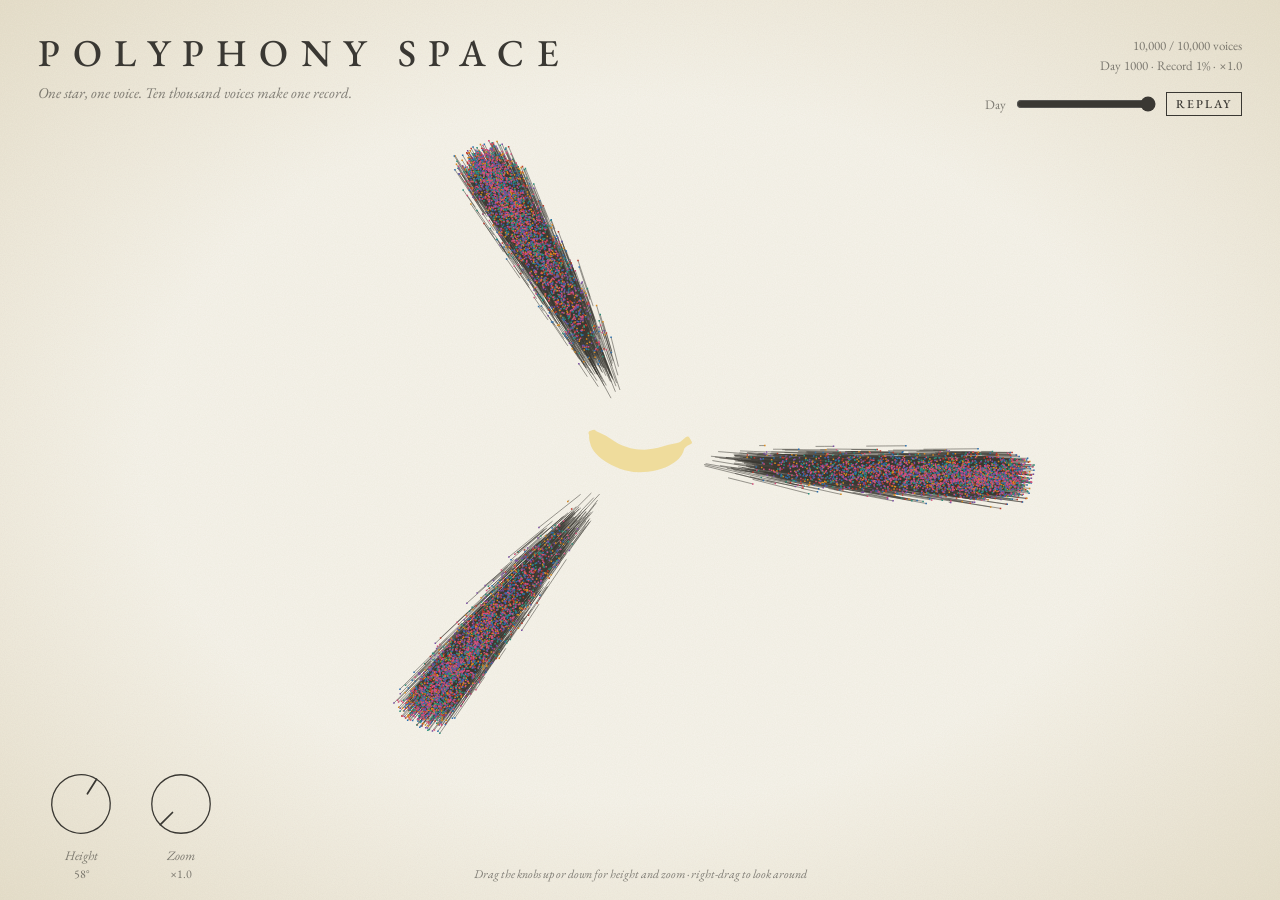
<file: moon/polyphony10.html>
<!DOCTYPE html>
<html lang="en">
<head>
<meta charset="utf-8">
<meta name="viewport" content="width=device-width, initial-scale=1, viewport-fit=cover">
<title>POLYPHONY SPACE</title>
<link rel="preconnect" href="https://fonts.googleapis.com">
<link rel="preconnect" href="https://fonts.gstatic.com" crossorigin>
<link href="https://fonts.googleapis.com/css2?family=EB+Garamond:ital,wght@0,400;0,500;1,400&display=swap" rel="stylesheet">
<style>
:root{
  --paper:#f6f3ea; --paper-edge:#e6dfcb; --ink:#3a3833; --ink-soft:rgba(58,56,51,.62); --rule:rgba(58,56,51,.25);
  --serif:'EB Garamond',Garamond,'Iowan Old Style',Georgia,serif;
  color-scheme:light; box-sizing:border-box;
  padding-top:env(safe-area-inset-top,0px); padding-bottom:env(safe-area-inset-bottom,0px);
}
html{scroll-padding-top:env(safe-area-inset-top,0px)}
*{box-sizing:border-box}
html,body{height:100%;margin:0}
body{background:var(--paper);color:var(--ink);font-family:var(--serif);overflow:hidden;touch-action:none;-webkit-user-select:none;user-select:none;
  background-image:url("data:image/svg+xml;utf8,<svg xmlns='http://www.w3.org/2000/svg' width='220' height='220'><filter id='n'><feTurbulence type='fractalNoise' baseFrequency='.9' numOctaves='2' stitchTiles='stitch'/><feColorMatrix values='0 0 0 0 .35  0 0 0 0 .3  0 0 0 0 .2  0 0 0 .09 0'/></filter><rect width='100%' height='100%' filter='url(%23n)'/></svg>"),radial-gradient(ellipse at center,var(--paper) 55%,var(--paper-edge) 100%)}
canvas{position:fixed;inset:0;width:100%;height:100%;display:block;cursor:ns-resize}
canvas.drag{cursor:grabbing}
header{position:fixed;left:clamp(16px,3vw,40px);top:calc(env(safe-area-inset-top,0px) + clamp(14px,3vw,34px));pointer-events:none}
h1{margin:0;font-weight:500;font-size:clamp(20px,3.4vw,38px);letter-spacing:.32em;line-height:1}
header p{margin:.7em 0 0;font-style:italic;font-size:clamp(12px,1.5vw,15px);color:var(--ink-soft)}
.count{position:fixed;right:clamp(16px,3vw,40px);top:calc(env(safe-area-inset-top,0px) + clamp(16px,3vw,36px));font-size:13px;color:var(--ink-soft);text-align:right;line-height:1.5;pointer-events:none}
footer{position:fixed;left:0;right:0;bottom:0;padding:12px clamp(16px,3vw,40px) calc(env(safe-area-inset-bottom,0px) + 14px);display:flex;flex-direction:column;align-items:center;gap:10px}
#cap{min-height:1.7em;font-size:clamp(15px,1.9vw,19px);text-align:center;max-width:min(640px,100%);pointer-events:none}
#cap.hint{font-size:12px;font-style:italic;color:var(--ink-soft)}
.add{position:fixed;right:clamp(16px,3vw,40px);bottom:calc(env(safe-area-inset-bottom,0px) + 18px + var(--addlift,58px));display:flex;opacity:0;visibility:hidden;pointer-events:none;transition:opacity 1.2s ease,visibility 0s linear 1.2s}
body.done .add{opacity:1;visibility:visible;pointer-events:auto;transition:opacity 1.2s ease}
.sleeve textarea{flex:none;width:100%;min-width:0;box-sizing:border-box;display:block;margin:0;resize:none;overflow:hidden;font:400 var(--fs)/var(--lh) var(--serif);padding:0 2px;background-color:transparent;background-image:var(--line);background-size:640px 28px;background-repeat:no-repeat;background-position:left bottom;border:0;border-radius:0;color:var(--ink);caret-color:var(--ink);user-select:text;-webkit-user-select:text;outline:none;overflow-wrap:break-word;height:var(--lh)}
.sleeve textarea{--line:url("data:image/svg+xml;utf8,<svg xmlns='http://www.w3.org/2000/svg' width='640' height='28' viewBox='0 0 640 28'><filter id='f' x='0' y='-50%' width='100%' height='200%'><feTurbulence type='fractalNoise' baseFrequency='.008 .2' numOctaves='1' seed='7' result='w'/><feDisplacementMap in='SourceGraphic' in2='w' scale='1.3' xChannelSelector='R' yChannelSelector='G' result='d'/><feTurbulence type='fractalNoise' baseFrequency='.6' numOctaves='2' seed='10' result='g'/><feColorMatrix in='g' type='matrix' values='0 0 0 0 0  0 0 0 0 0  0 0 0 0 0  1.5 0 0 0 .2' result='m'/><feComposite in='d' in2='m' operator='in'/></filter><g filter='url(%23f)' fill='none' stroke='%233a3833' stroke-linecap='round'><path d='M-4 26.2 H644' stroke-width='0.9' opacity='0.85'/><path d='M-4 26.9 H644' stroke-width='0.45' opacity='0.42'/></g></svg>")}
.sleeve textarea:focus{--line:url("data:image/svg+xml;utf8,<svg xmlns='http://www.w3.org/2000/svg' width='640' height='28' viewBox='0 0 640 28'><filter id='f' x='0' y='-50%' width='100%' height='200%'><feTurbulence type='fractalNoise' baseFrequency='.008 .2' numOctaves='1' seed='7' result='w'/><feDisplacementMap in='SourceGraphic' in2='w' scale='1.3' xChannelSelector='R' yChannelSelector='G' result='d'/><feTurbulence type='fractalNoise' baseFrequency='.6' numOctaves='2' seed='10' result='g'/><feColorMatrix in='g' type='matrix' values='0 0 0 0 0  0 0 0 0 0  0 0 0 0 0  1.5 0 0 0 .2' result='m'/><feComposite in='d' in2='m' operator='in'/></filter><g filter='url(%23f)' fill='none' stroke='%233a3833' stroke-linecap='round'><path d='M-4 26.2 H644' stroke-width='1.3' opacity='1'/><path d='M-4 26.9 H644' stroke-width='0.65' opacity='0.50'/></g></svg>")}
.sleeve textarea::placeholder{color:var(--ink);opacity:.55;font-style:italic}
.sleeve .mirror{position:absolute;left:-9999px;top:0;visibility:hidden;pointer-events:none;white-space:pre-wrap;overflow-wrap:break-word;font:400 var(--fs)/var(--lh) var(--serif);padding:0 2px;box-sizing:border-box}
.add button{font:500 14px var(--serif);letter-spacing:.2em;text-transform:uppercase;padding:9.5px 17.5px;color:var(--ink);border:0;border-radius:0;cursor:pointer;transition:none}
.add button,.cbtn button{--frame:url("data:image/svg+xml;utf8,<svg xmlns='http://www.w3.org/2000/svg' width='640' height='28' viewBox='0 0 640 28'><filter id='f' x='0' y='-50%' width='100%' height='200%'><feTurbulence type='fractalNoise' baseFrequency='.008 .2' numOctaves='1' seed='11' result='w'/><feDisplacementMap in='SourceGraphic' in2='w' scale='1.3' xChannelSelector='R' yChannelSelector='G' result='d'/><feTurbulence type='fractalNoise' baseFrequency='.6' numOctaves='2' seed='14' result='g'/><feColorMatrix in='g' type='matrix' values='0 0 0 0 0  0 0 0 0 0  0 0 0 0 0  1.5 0 0 0 .2' result='m'/><feComposite in='d' in2='m' operator='in'/></filter><g filter='url(%23f)' fill='none' stroke='%233a3833' stroke-linecap='round'><path d='M-4 1.8 H644' stroke-width='1.1' opacity='0.85'/><path d='M-4 2.5 H644' stroke-width='0.55' opacity='0.42'/></g></svg>"),url("data:image/svg+xml;utf8,<svg xmlns='http://www.w3.org/2000/svg' width='640' height='28' viewBox='0 0 640 28'><filter id='f' x='0' y='-50%' width='100%' height='200%'><feTurbulence type='fractalNoise' baseFrequency='.008 .2' numOctaves='1' seed='12' result='w'/><feDisplacementMap in='SourceGraphic' in2='w' scale='1.3' xChannelSelector='R' yChannelSelector='G' result='d'/><feTurbulence type='fractalNoise' baseFrequency='.6' numOctaves='2' seed='15' result='g'/><feColorMatrix in='g' type='matrix' values='0 0 0 0 0  0 0 0 0 0  0 0 0 0 0  1.5 0 0 0 .2' result='m'/><feComposite in='d' in2='m' operator='in'/></filter><g filter='url(%23f)' fill='none' stroke='%233a3833' stroke-linecap='round'><path d='M-4 26.2 H644' stroke-width='1.1' opacity='0.85'/><path d='M-4 26.9 H644' stroke-width='0.55' opacity='0.42'/></g></svg>"),url("data:image/svg+xml;utf8,<svg xmlns='http://www.w3.org/2000/svg' width='28' height='640' viewBox='0 0 28 640'><filter id='f' x='-50%' y='0' width='200%' height='100%'><feTurbulence type='fractalNoise' baseFrequency='.2 .008' numOctaves='1' seed='13' result='w'/><feDisplacementMap in='SourceGraphic' in2='w' scale='1.3' xChannelSelector='R' yChannelSelector='G' result='d'/><feTurbulence type='fractalNoise' baseFrequency='.6' numOctaves='2' seed='16' result='g'/><feColorMatrix in='g' type='matrix' values='0 0 0 0 0  0 0 0 0 0  0 0 0 0 0  1.5 0 0 0 .2' result='m'/><feComposite in='d' in2='m' operator='in'/></filter><g filter='url(%23f)' fill='none' stroke='%233a3833' stroke-linecap='round'><path d='M1.8 -4 V644' stroke-width='1.1' opacity='0.85'/><path d='M2.5 -4 V644' stroke-width='0.55' opacity='0.42'/></g></svg>"),url("data:image/svg+xml;utf8,<svg xmlns='http://www.w3.org/2000/svg' width='28' height='640' viewBox='0 0 28 640'><filter id='f' x='-50%' y='0' width='200%' height='100%'><feTurbulence type='fractalNoise' baseFrequency='.2 .008' numOctaves='1' seed='14' result='w'/><feDisplacementMap in='SourceGraphic' in2='w' scale='1.3' xChannelSelector='R' yChannelSelector='G' result='d'/><feTurbulence type='fractalNoise' baseFrequency='.6' numOctaves='2' seed='17' result='g'/><feColorMatrix in='g' type='matrix' values='0 0 0 0 0  0 0 0 0 0  0 0 0 0 0  1.5 0 0 0 .2' result='m'/><feComposite in='d' in2='m' operator='in'/></filter><g filter='url(%23f)' fill='none' stroke='%233a3833' stroke-linecap='round'><path d='M26.2 -4 V644' stroke-width='1.1' opacity='0.85'/><path d='M26.9 -4 V644' stroke-width='0.55' opacity='0.42'/></g></svg>");--frame-h:url("data:image/svg+xml;utf8,<svg xmlns='http://www.w3.org/2000/svg' width='640' height='28' viewBox='0 0 640 28'><filter id='f' x='0' y='-50%' width='100%' height='200%'><feTurbulence type='fractalNoise' baseFrequency='.008 .2' numOctaves='1' seed='11' result='w'/><feDisplacementMap in='SourceGraphic' in2='w' scale='1.3' xChannelSelector='R' yChannelSelector='G' result='d'/><feTurbulence type='fractalNoise' baseFrequency='.6' numOctaves='2' seed='14' result='g'/><feColorMatrix in='g' type='matrix' values='0 0 0 0 0  0 0 0 0 0  0 0 0 0 0  1.5 0 0 0 .2' result='m'/><feComposite in='d' in2='m' operator='in'/></filter><g filter='url(%23f)' fill='none' stroke='%233a3833' stroke-linecap='round'><path d='M-4 1.8 H644' stroke-width='1.7' opacity='1'/><path d='M-4 2.5 H644' stroke-width='0.85' opacity='0.50'/></g></svg>"),url("data:image/svg+xml;utf8,<svg xmlns='http://www.w3.org/2000/svg' width='640' height='28' viewBox='0 0 640 28'><filter id='f' x='0' y='-50%' width='100%' height='200%'><feTurbulence type='fractalNoise' baseFrequency='.008 .2' numOctaves='1' seed='12' result='w'/><feDisplacementMap in='SourceGraphic' in2='w' scale='1.3' xChannelSelector='R' yChannelSelector='G' result='d'/><feTurbulence type='fractalNoise' baseFrequency='.6' numOctaves='2' seed='15' result='g'/><feColorMatrix in='g' type='matrix' values='0 0 0 0 0  0 0 0 0 0  0 0 0 0 0  1.5 0 0 0 .2' result='m'/><feComposite in='d' in2='m' operator='in'/></filter><g filter='url(%23f)' fill='none' stroke='%233a3833' stroke-linecap='round'><path d='M-4 26.2 H644' stroke-width='1.7' opacity='1'/><path d='M-4 26.9 H644' stroke-width='0.85' opacity='0.50'/></g></svg>"),url("data:image/svg+xml;utf8,<svg xmlns='http://www.w3.org/2000/svg' width='28' height='640' viewBox='0 0 28 640'><filter id='f' x='-50%' y='0' width='200%' height='100%'><feTurbulence type='fractalNoise' baseFrequency='.2 .008' numOctaves='1' seed='13' result='w'/><feDisplacementMap in='SourceGraphic' in2='w' scale='1.3' xChannelSelector='R' yChannelSelector='G' result='d'/><feTurbulence type='fractalNoise' baseFrequency='.6' numOctaves='2' seed='16' result='g'/><feColorMatrix in='g' type='matrix' values='0 0 0 0 0  0 0 0 0 0  0 0 0 0 0  1.5 0 0 0 .2' result='m'/><feComposite in='d' in2='m' operator='in'/></filter><g filter='url(%23f)' fill='none' stroke='%233a3833' stroke-linecap='round'><path d='M1.8 -4 V644' stroke-width='1.7' opacity='1'/><path d='M2.5 -4 V644' stroke-width='0.85' opacity='0.50'/></g></svg>"),url("data:image/svg+xml;utf8,<svg xmlns='http://www.w3.org/2000/svg' width='28' height='640' viewBox='0 0 28 640'><filter id='f' x='-50%' y='0' width='200%' height='100%'><feTurbulence type='fractalNoise' baseFrequency='.2 .008' numOctaves='1' seed='14' result='w'/><feDisplacementMap in='SourceGraphic' in2='w' scale='1.3' xChannelSelector='R' yChannelSelector='G' result='d'/><feTurbulence type='fractalNoise' baseFrequency='.6' numOctaves='2' seed='17' result='g'/><feColorMatrix in='g' type='matrix' values='0 0 0 0 0  0 0 0 0 0  0 0 0 0 0  1.5 0 0 0 .2' result='m'/><feComposite in='d' in2='m' operator='in'/></filter><g filter='url(%23f)' fill='none' stroke='%233a3833' stroke-linecap='round'><path d='M26.2 -4 V644' stroke-width='1.7' opacity='1'/><path d='M26.9 -4 V644' stroke-width='0.85' opacity='0.50'/></g></svg>");background-color:transparent;background-image:var(--frame);background-size:640px 28px,640px 28px,28px 640px,28px 640px;background-position:left top,left bottom,left top,right top;background-repeat:no-repeat}
.add button:hover,.cbtn button:hover{background-image:var(--frame-h)}
.add button:focus-visible{outline:none;background-image:var(--frame-h)}
.knobs{position:fixed;left:clamp(16px,3vw,40px);bottom:calc(env(safe-area-inset-bottom,0px) + 18px);display:flex;gap:14px}
.knob{width:86px;text-align:center;font-size:13px;font-style:italic;color:var(--ink-soft);cursor:ns-resize;touch-action:none;outline:none;border-radius:50%}
.knob svg{width:86px;height:86px;display:block;}
.knob:focus-visible svg{outline:2px solid var(--ink);outline-offset:2px;border-radius:50%}
.knob output{display:block;margin-top:2px;font-style:normal;font-size:12px}
.clock{position:fixed;right:clamp(16px,3vw,40px);top:calc(env(safe-area-inset-top,0px) + clamp(70px,9vw,92px));display:flex;gap:8px;align-items:center;font-size:13px;color:var(--ink-soft)}
.clock input{width:140px;accent-color:var(--ink)}
.clock button{font:500 12px var(--serif);letter-spacing:.16em;text-transform:uppercase;padding:3px 9px;background:transparent;color:var(--ink);border:1.5px solid var(--ink);border-radius:0;cursor:pointer}
.clock button:hover{outline:1px solid var(--ink);outline-offset:2px}
.sleeve{--S:min(var(--side,560px),calc(100vw - 24px),calc(100vh - 24px));--fs:clamp(17px,3.1vmin,22px);--lh:calc(var(--fs)*1.65);--frame-xl:url("data:image/svg+xml;utf8,<svg xmlns='http://www.w3.org/2000/svg' width='1600' height='28' viewBox='0 0 1600 28'><filter id='f' x='0' y='-50%' width='100%' height='200%'><feTurbulence type='fractalNoise' baseFrequency='.008 .2' numOctaves='1' seed='21' result='w'/><feDisplacementMap in='SourceGraphic' in2='w' scale='1.3' xChannelSelector='R' yChannelSelector='G' result='d'/><feTurbulence type='fractalNoise' baseFrequency='.6' numOctaves='2' seed='24' result='g'/><feColorMatrix in='g' type='matrix' values='0 0 0 0 0  0 0 0 0 0  0 0 0 0 0  1.5 0 0 0 .2' result='m'/><feComposite in='d' in2='m' operator='in'/></filter><g filter='url(%23f)' fill='none' stroke='%233a3833' stroke-linecap='round'><path d='M-4 1.8 H1604' stroke-width='1.4' opacity='0.9'/><path d='M-4 2.5 H1604' stroke-width='0.70' opacity='0.45'/></g></svg>"),url("data:image/svg+xml;utf8,<svg xmlns='http://www.w3.org/2000/svg' width='1600' height='28' viewBox='0 0 1600 28'><filter id='f' x='0' y='-50%' width='100%' height='200%'><feTurbulence type='fractalNoise' baseFrequency='.008 .2' numOctaves='1' seed='22' result='w'/><feDisplacementMap in='SourceGraphic' in2='w' scale='1.3' xChannelSelector='R' yChannelSelector='G' result='d'/><feTurbulence type='fractalNoise' baseFrequency='.6' numOctaves='2' seed='25' result='g'/><feColorMatrix in='g' type='matrix' values='0 0 0 0 0  0 0 0 0 0  0 0 0 0 0  1.5 0 0 0 .2' result='m'/><feComposite in='d' in2='m' operator='in'/></filter><g filter='url(%23f)' fill='none' stroke='%233a3833' stroke-linecap='round'><path d='M-4 26.2 H1604' stroke-width='1.4' opacity='0.9'/><path d='M-4 26.9 H1604' stroke-width='0.70' opacity='0.45'/></g></svg>"),url("data:image/svg+xml;utf8,<svg xmlns='http://www.w3.org/2000/svg' width='28' height='1600' viewBox='0 0 28 1600'><filter id='f' x='-50%' y='0' width='200%' height='100%'><feTurbulence type='fractalNoise' baseFrequency='.2 .008' numOctaves='1' seed='23' result='w'/><feDisplacementMap in='SourceGraphic' in2='w' scale='1.3' xChannelSelector='R' yChannelSelector='G' result='d'/><feTurbulence type='fractalNoise' baseFrequency='.6' numOctaves='2' seed='26' result='g'/><feColorMatrix in='g' type='matrix' values='0 0 0 0 0  0 0 0 0 0  0 0 0 0 0  1.5 0 0 0 .2' result='m'/><feComposite in='d' in2='m' operator='in'/></filter><g filter='url(%23f)' fill='none' stroke='%233a3833' stroke-linecap='round'><path d='M1.8 -4 V1604' stroke-width='1.4' opacity='0.9'/><path d='M2.5 -4 V1604' stroke-width='0.70' opacity='0.45'/></g></svg>"),url("data:image/svg+xml;utf8,<svg xmlns='http://www.w3.org/2000/svg' width='28' height='1600' viewBox='0 0 28 1600'><filter id='f' x='-50%' y='0' width='200%' height='100%'><feTurbulence type='fractalNoise' baseFrequency='.2 .008' numOctaves='1' seed='24' result='w'/><feDisplacementMap in='SourceGraphic' in2='w' scale='1.3' xChannelSelector='R' yChannelSelector='G' result='d'/><feTurbulence type='fractalNoise' baseFrequency='.6' numOctaves='2' seed='27' result='g'/><feColorMatrix in='g' type='matrix' values='0 0 0 0 0  0 0 0 0 0  0 0 0 0 0  1.5 0 0 0 .2' result='m'/><feComposite in='d' in2='m' operator='in'/></filter><g filter='url(%23f)' fill='none' stroke='%233a3833' stroke-linecap='round'><path d='M26.2 -4 V1604' stroke-width='1.4' opacity='0.9'/><path d='M26.9 -4 V1604' stroke-width='0.70' opacity='0.45'/></g></svg>");display:none;position:fixed;left:50%;top:50%;transform:translate(-50%,-50%);z-index:20;box-sizing:border-box;width:var(--S);height:var(--S);padding:calc(var(--S)*.075) calc(var(--S)*.085) calc(var(--S)*.06);flex-direction:column;overflow:auto;background-color:#f3eedf;background-image:var(--frame-xl),url("data:image/svg+xml;utf8,<svg xmlns='http://www.w3.org/2000/svg' width='220' height='220'><filter id='n'><feTurbulence type='fractalNoise' baseFrequency='.8' numOctaves='2' stitchTiles='stitch'/><feColorMatrix values='0 0 0 0 .22  0 0 0 0 .2  0 0 0 0 .15  0 0 0 .08 0'/></filter><rect width='100%' height='100%' filter='url(%23n)'/></svg>");background-size:1600px 28px,1600px 28px,28px 1600px,28px 1600px,220px 220px;background-position:left top,left bottom,left top,right top,0 0;background-repeat:no-repeat,no-repeat,no-repeat,no-repeat,repeat;border:0;box-shadow:0 16px 40px rgba(58,56,51,.16)}
@keyframes sleeveIn{from{transform:translate(-50%,calc(-50% + 100vh))}to{transform:translate(-50%,-50%)}}
@keyframes sleeveOut{from{transform:translate(-50%,-50%)}to{transform:translate(-50%,calc(-50% + 100vh))}}
@keyframes veilIn{from{opacity:0}to{opacity:1}}
@keyframes veilOut{from{opacity:1}to{opacity:0}}
body.confirming .sleeve{animation:sleeveIn .9s cubic-bezier(.16,.84,.3,1) .3s both}
body.confirming.closing .sleeve{animation:sleeveOut .6s cubic-bezier(.55,0,.8,.35) both}
body.confirming::before{animation:veilIn .7s ease both}
body.confirming.closing::before{animation:veilOut .6s ease both}
@media (prefers-reduced-motion:reduce){body.confirming.swallow .sleeve,body.confirming.swallow::before,body.confirming .sleeve,body.confirming::before,body.confirming.closing .sleeve,body.confirming.closing::before{animation:none}}
.sleeve .field{flex:1;min-height:0;display:flex;flex-direction:column;justify-content:center}
.sealed-tx{display:none}
body.swallow .sleeve .cft,body.swallow .sleeve .field,body.swallow .sleeve ul,body.swallow .sleeve .cbtn{display:none}
body.swallow .sealed-tx{display:flex;flex:1;align-items:center;justify-content:center;text-align:center;font:italic 400 calc(var(--fs)*1.25)/1.6 var(--serif);color:var(--ink);overflow-wrap:anywhere;padding:0 4%}
@keyframes sleeveSwallow{from{transform:translate(-50%,-50%) scale(1) rotate(0)}to{transform:translate(-50%,-50%) scale(.004) rotate(-40deg)}}
body.confirming.swallow .sleeve{animation:sleeveSwallow 1s cubic-bezier(.55,.05,.85,.35) .25s both}
body.confirming.swallow::before{animation:veilOut .9s ease .25s both}
#cok:disabled{opacity:.4;cursor:default}
body.confirming::before{content:'';position:fixed;inset:0;z-index:10;background:rgba(246,243,234,.6)}
body.confirming footer{z-index:20}
body.confirming #cap{visibility:hidden}
body.confirming .sleeve{display:flex}
body.confirming .add,body.confirming .knobs{display:none}
.cft{margin:0 0 10px;font-weight:500;letter-spacing:.14em;text-transform:uppercase;font-size:13px}
.sleeve ul{margin:0 0 14px;padding-left:18px;font-size:clamp(11.5px,1.8vmin,13px);line-height:1.45;font-style:italic;color:var(--ink-soft)}
.cbtn{display:flex;gap:12px;justify-content:flex-end}
.cbtn button{font:500 14px var(--serif);letter-spacing:.2em;text-transform:uppercase;padding:8.5px 17.5px;color:var(--ink);border:0;border-radius:0;cursor:pointer}
#cok{position:relative;overflow:hidden;touch-action:none;-webkit-user-select:none;user-select:none;-webkit-touch-callout:none}
#cok::after{content:'';position:absolute;left:0;bottom:0;height:2.5px;width:calc(var(--p,0)*100%);background:var(--ink)}
#cok.holding{background-image:var(--frame-h)}
.cbtn button:focus-visible{outline:none;background-image:var(--frame-h)}
#cok{background-image:var(--frame-h)}
@media (max-width:700px){#cap.hint{position:fixed;left:0;right:0;bottom:calc(env(safe-area-inset-bottom,0px) + 144px);padding:0 16px;text-align:center}}
@media (max-width:420px){.knob{width:70px}.knob svg{width:70px;height:70px}.add button{letter-spacing:.14em;padding-left:13px;padding-right:13px}}
</style>
</head>
<body>
<canvas id="cv" aria-label="A galaxy of visitor comments. Each comment is a string of particles along a spiral arm; zoom in and the particles become letters."></canvas>
<header>
  <h1>POLYPHONY SPACE</h1>
  <p>One star, one voice. Ten thousand voices make one record.</p>
</header>
<input id="tilt" type="range" min="6" max="90" step="any" value="58" hidden>
<div class="count"><span id="n">0</span> / 10,000 voices<br>Day <span id="dl"></span> &middot; Record <span id="fp"></span>% &middot; <span id="zl"></span></div>
<div class="clock"><label for="day">Day</label><input id="day" type="range" min="0" max="1000" step="any" value="1000"><button id="play">Replay</button></div>
<footer>
  <div id="cap" class="hint">Drag the knobs up or down for height and zoom &middot; right-drag to look around</div>
  <div id="confirm" class="sleeve" role="dialog" aria-labelledby="cft">
    <p id="cft" class="cft">Leave your voice</p>
    <div class="field"><textarea id="inp" rows="1" maxlength="120" placeholder="Leave a few words" aria-label="Your comment" enterkeyhint="done"></textarea></div>
    <ul><li>Your words become a star at the next update, not right away.</li><li>One post a month. It cannot be edited or deleted afterwards.</li><li>Posts are checked by hand and may be hidden. Please leave out personal details.</li></ul>
    <div id="sealedTx" class="sealed-tx"></div>
    <div class="cbtn"><button id="cback" type="button">Back</button><button id="cok" type="button" disabled>Hold to seal</button></div>
  </div>
  <div class="add"><button id="btn" type="button">Light a star</button></div>
</footer>
<div class="knobs">
  <div class="knob" id="kH" tabindex="0" role="slider" aria-label="Camera height" aria-valuemin="6" aria-valuemax="90"><svg viewBox="-50 -50 100 100"></svg>Height<output></output></div>
  <div class="knob" id="kZ" tabindex="0" role="slider" aria-label="Zoom" aria-valuemin="1" aria-valuemax="400"><svg viewBox="-50 -50 100 100"></svg>Zoom<output></output></div>
</div>
<script>
(function(){
const cv=document.getElementById('cv'),ctx=cv.getContext('2d');
const FONT="'EB Garamond',Garamond,'Iowan Old Style',Georgia,serif";
const SAMPLES=[
"I found someone's bookmark in the library at night.","The last page was warmer than the first.","There is a book I never want to finish.","Somebody, somewhere, is humming this too.",
"I love the sound of a needle on a rainy day.","I keep the receipt as a bookmark.","Old paper smells like memory.","The moon was strangely large on the way home.",
"Leaving what I could not say right here.","Small lights, far apart, still make a sentence.","My cat is asleep on my lap, so I cannot move.","We were all chapters once.",
"One line on the morning train saved my day.","Please let the quiet ones be heard.","A forgotten song came back to me today.","A margin is where the reader lives.",
"I stayed inside the story until the coffee went cold.","Not every star needs a name.","Thank you. That is all.","Turn the page slowly; it remembers.",
"I am looking at the same sky as a stranger.","I wrote this on the back of a ticket.","A constellation is the story of whoever drew the lines.","Somewhere a needle drops, softly.",
"Life feels like a long collection of short stories.","Read me when the lights are low.","Say your favourite word three times.","Let this one be the quiet chorus.",
"Coming here, I could breathe a little.","The dust jacket never fits the book.","A window seat in a library at summer's end.","Hello to whoever finds this star.",
"A treasure from the bargain shelf.","Even silence has a harmony.","Tomorrow I want to be a little kinder.","Ink dries; the voice stays wet.","Hi.","Stay.","Still here.","Read slowly."
];
const INK='#3a3833',PAL=['#c0392b','#d98a1f','#2a6fb0','#2a8f7a','#7a4fa3','#d64f7a'];
let seed=11;const rnd=()=>(seed=(seed*16807)%2147483647)/2147483647;
const gauss=()=>(rnd()+rnd()+rnd()-1.5)/1.5;
const N=10000,DAYS=1000,ARMS=3,B=0.28,DS=0.0013,DR=DS/Math.sqrt(1+1/(B*B));
const RIN=0.15,PB=0.0032/(2*Math.PI),W0=0.05,T0=100,TM=200,DC=T0+TM/2,END=T0+TM; // seconds: winding only until T0, then arms ease into the groove by END (5 min) // groove start radius/pitch, record speed (rad/day), morph delay/length (days)
const spinOf=r=>W0*(0.5+0.6/(r+0.2)); // faster toward the centre
const TT=new Float64Array(N),SS=new Float64Array(N),LN=new Uint8Array(N),RR=new Float32Array(N),TH=new Float64Array(N),HH=new Float32Array(N),WW=new Float32Array(N),KK=new Float64Array(N),COL=new Uint8Array(N),FLP=new Uint8Array(N),TX=new Array(N);
function mkText(){let t=SAMPLES[(rnd()*SAMPLES.length)|0];const k=1+((rnd()*3)|0);for(let i=1;i<k;i++)t+=' '+SAMPLES[(rnd()*SAMPLES.length)|0];return t.length>120?t.slice(0,t.lastIndexOf(' ',120)):t}
function relayout(i0){ // slot numbers are assigned in posting order and never move
  let S=i0?SS[i0-1]+LN[i0-1]+2:0;
  for(let i=i0;i<N;i++){
    SS[i]=S;S+=LN[i]+2;
    const rg=Math.sqrt(RIN*RIN+2*PB*SS[i]*DS),tg=-(rg-RIN)/PB-(WW[i]-W0)*DC;
    KK[i]=Math.round((tg-TH[i])/6.2832)*6.2832;
  }
}
for(let i=0;i<N;i++){ // dummy data: earlier posts sit nearer the centre, every post is assigned to an arm
  const r=0.23+0.69*Math.sqrt(i/N);
  TX[i]=mkText();LN[i]=TX[i].length;TT[i]=i*DAYS/N;RR[i]=r;WW[i]=spinOf(r);COL[i]=(rnd()*6)|0;
  TH[i]=(i%ARMS)*2*Math.PI/ARMS+gauss()*0.12/(0.3+r); // arms start as straight spokes; differential rotation winds them
  HH[i]=gauss()*(0.01+0.06*Math.pow(1-r,2));
}
relayout(0);
// ---- per-character advance widths: glyphs are spaced by their real width, not on a fixed grid ----
const FSMAX=48; // largest glyph size (px) reachable by zooming; the max zoom is derived from it
const mctx=document.createElement('canvas').getContext('2d'),CW=new Map(),OFF=new Array(N),SGT=new Array(N),SGX=new Array(N),AV=new Float32Array(N);let AVG=0.42;
function cw(ch){let w=CW.get(ch);if(w===undefined){w=mctx.measureText(ch).width/100;CW.set(ch,w)}return w}
function buildOne(i){ // OFF[i][j] = centre of glyph j in "slot" units (mean glyph = 1 slot), AV[i] = mean advance in em
  const t=TX[i],L=t.length;let tot=0;for(let j=0;j<L;j++)tot+=cw(t[j]);
  const a=(tot/L)||0.4,o=new Float32Array(L),cs=new Float32Array(L+1);let c=0;
  for(let j=0;j<L;j++){const w=cw(t[j]);cs[j]=c;o[j]=(c+w/2)/a-0.5;c+=w}
  cs[L]=c;
  const wd=[],xs=[];let q=1; // chunks of up to 5 glyphs (words split if longer), glyph 0 is drawn separately as the coloured initial
  while(q<L){if(t[q]===' '){q++;continue}let e=q;while(e<L&&t[e]!==' '&&e-q<5)e++;wd.push(t.slice(q,e));xs.push(cs[q]/a-0.5,cs[e]/a-0.5);q=e}
  OFF[i]=o;AV[i]=a;SGT[i]=wd;SGX[i]=xs;
}
function buildMetrics(){mctx.font='100px '+FONT;CW.clear();let sum=0;for(let i=0;i<N;i++){buildOne(i);sum+=AV[i]}AVG=sum/N}
buildMetrics();
const nEl=document.getElementById('n'),zl=document.getElementById('zl'),cap=document.getElementById('cap'),tilt=document.getElementById('tilt');
const dayEl=document.getElementById('day'),playBtn=document.getElementById('play'),dl=document.getElementById('dl'),fp=document.getElementById('fp');
let W=0,H=0,dpr=1,base=1,z=1,ZMAX=400,cx=0,cy=0,T=0,mx=-999,my=-999,hover=-1,tPrev=0;
const HINT='Drag the knobs up or down for height and zoom \u00b7 right-drag to look around';
function resize(){dpr=Math.min(devicePixelRatio||1,2);W=innerWidth;H=innerHeight;cv.width=W*dpr;cv.height=H*dpr;base=Math.min(W,H)*0.44;document.documentElement.style.setProperty('--side',(2*base).toFixed(1)+'px');updateZMax();if(window.inp&&inp.fit)inp.fit()}
function updateZMax(){ZMAX=Math.max(6,Math.min(400,FSMAX*AVG/(DS*base)));if(z>ZMAX){z=ZMAX;limit()}}
addEventListener('resize',resize);resize();
if(document.fonts&&document.fonts.load)document.fonts.load('100px "EB Garamond"').then(()=>{buildMetrics();updateZMax()}).catch(()=>{});
const clamp=(v,a,b)=>Math.max(a,Math.min(b,v));
function limit(){const m=1.2;cx=clamp(cx,-m,m);cy=clamp(cy,-m,m);if(z<=1.001){cx*=.8;cy*=.8}}
function zoomAt(f,px,py){
  const nz=clamp(z*f,1,ZMAX),wx=cx+(px-W/2)/(base*z),wy=cy+(py-H/2)/(base*z);
  z=nz;cx=wx-(px-W/2)/(base*z);cy=wy-(py-H/2)/(base*z);limit();
}
cv.addEventListener('wheel',e=>{e.preventDefault();zoomAt(Math.exp(-e.deltaY*0.0016),W/2,H/2)},{passive:false});
const ptrs=new Map();let pinch=0,lastMid=null;
const isPan=()=>ptrs.size>=2||[...ptrs.values()].some(p=>p.pan);
cv.addEventListener('contextmenu',e=>e.preventDefault());
cv.addEventListener('pointerdown',e=>{cv.setPointerCapture(e.pointerId);ptrs.set(e.pointerId,{x:e.clientX,y:e.clientY,pan:e.button===2});mx=e.clientX;my=e.clientY;cv.classList.add('drag');
  if(ptrs.size==2){const[a,b]=[...ptrs.values()];pinch=Math.hypot(a.x-b.x,a.y-b.y);lastMid={x:(a.x+b.x)/2,y:(a.y+b.y)/2}}});
cv.addEventListener('pointermove',e=>{
  mx=e.clientX;my=e.clientY;const p=ptrs.get(e.pointerId);if(!p)return;
  const dx=e.clientX-p.x,dy=e.clientY-p.y;
  if(ptrs.size==1){
    if(p.pan){cx-=dx/(base*z);cy-=dy/(base*z);limit()}
    else{tilt.value=clamp(+tilt.value+dy*0.35,+tilt.min,+tilt.max)}
  }
  p.x=e.clientX;p.y=e.clientY;
  if(ptrs.size==2){
    const[a,b]=[...ptrs.values()],d=Math.hypot(a.x-b.x,a.y-b.y),m={x:(a.x+b.x)/2,y:(a.y+b.y)/2};
    if(pinch)zoomAt(d/pinch,W/2,H/2);pinch=d;
    if(lastMid){cx-=(m.x-lastMid.x)/(base*z);cy-=(m.y-lastMid.y)/(base*z);limit()}
    lastMid=m;
  }
});
const up=e=>{ptrs.delete(e.pointerId);pinch=0;lastMid=null;if(!ptrs.size)cv.classList.remove('drag')};
cv.addEventListener('pointerup',up);cv.addEventListener('pointercancel',up);
cv.addEventListener('pointerleave',()=>{if(!ptrs.size){mx=-999;my=-999}});
let pulse=null;
const bodyEl=document.body;
function syncSeal(){document.getElementById('cok').disabled=!document.getElementById('inp').value.trim()}
let camAnim=0,prevCam=null;
function camTo(tT,tZ,tX,tY,ms,done){ // glide height / zoom / pan
  cancelAnimationFrame(camAnim);
  if(reduce)ms=0;
  const t0=performance.now(),a={t:+tilt.value,z:z,x:cx,y:cy},ease=u=>u<.5?4*u*u*u:1-Math.pow(-2*u+2,3)/2;
  (function step(now){
    const u=ms>0?Math.min(1,(now-t0)/ms):1,k=ease(u);
    tilt.value=a.t+(tT-a.t)*k;z=Math.exp(Math.log(a.z)+(Math.log(tZ)-Math.log(a.z))*k);cx=a.x+(tX-a.x)*k;cy=a.y+(tY-a.y)*k;
    if(u<1)camAnim=requestAnimationFrame(step);else if(done)done();
  })(t0);
}
function ask(){
  if(bodyEl.classList.contains('confirming')||T<END)return;
  if(countAt(D)>=N){cap.className='';cap.textContent='The record is full. Move the Day slider back to add more.';return}
  const inp=document.getElementById('inp');
  prevCam={t:+tilt.value,z:z,x:cx,y:cy};
  camTo(90,1,0,0,800);                       // look straight down at the whole record, so the case lines up with it
  bodyEl.classList.remove('closing');bodyEl.classList.add('confirming');
  inp.fit&&inp.fit();syncSeal();inp.focus({preventScroll:true});
}
function closeSleeve(){
  if(!bodyEl.classList.contains('confirming')||bodyEl.classList.contains('closing'))return;
  bodyEl.classList.add('closing');
  if(prevCam)camTo(prevCam.t,prevCam.z,prevCam.x,prevCam.y,800);
  setTimeout(()=>{bodyEl.classList.remove('confirming','closing');document.getElementById('btn').focus({preventScroll:true})},reduce?0:600);
}
function swallowSleeve(text){ // after sealing: only the typed words remain, the case shrinks to a dot and is swallowed by the banana
  document.getElementById('sealedTx').textContent=text;
  bodyEl.classList.add('swallow');
  const total=reduce?0:1250;
  setTimeout(()=>{bananaPulseT=performance.now()},Math.max(0,total-180));
  setTimeout(()=>{
    bodyEl.classList.remove('confirming','closing','swallow');
    if(prevCam)camTo(prevCam.t,prevCam.z,prevCam.x,prevCam.y,800);
    document.getElementById('btn').focus({preventScroll:true});
  },total);
}
function closeAsk(){closeSleeve()}
document.getElementById('inp').addEventListener('input',syncSeal);
document.getElementById('cback').onclick=closeAsk;
/* ---- Hold-to-seal ----
   HOLD_MS: how long the button must be held. SHOW_LOCAL_STAR: true only for previewing; in the real flow the star appears at the next update. */
const HOLD_MS=2200,SHOW_LOCAL_STAR=false;
/* Replace this with the real transport (form service, mail, issue, ...). Must return a Promise. */
function submitComment(text,day){console.log('[submitComment]',{text,day});return Promise.resolve()}
(function(){
  const b=document.getElementById('cok');let p=0,holding=false,last=0,raf=0,done=false;
  function frame(){
    const t=performance.now(),dt=Math.max(0,Math.min(64,t-last));last=t;
    p=holding?p+dt/HOLD_MS:p-dt/450;
    if(p>=1){p=1;b.style.setProperty('--p',1);stop();seal();return}
    if(p<=0&&!holding){p=0;b.style.setProperty('--p',0);raf=0;return}
    b.style.setProperty('--p',p);raf=requestAnimationFrame(frame);
  }
  function start(){if(holding||done)return;holding=true;b.classList.add('holding');last=performance.now();if(!raf)raf=requestAnimationFrame(frame)}
  function stop(){holding=false;b.classList.remove('holding')}
  function seal(){
    done=true;const inp=document.getElementById('inp'),tx=inp.value.trim(),day=D;
    submitComment(tx,day).then(()=>{
      if(SHOW_LOCAL_STAR)add();
      swallowSleeve(tx);inp.value='';inp.fit&&inp.fit();syncSeal();
      cap.className='';cap.textContent='Received. It will become a star at the next update.';
    }).catch(()=>{
      closeSleeve();cap.className='';cap.textContent='It could not be sent. Your words are still here.';
    }).finally(()=>{done=false;p=0;b.style.setProperty('--p',0)});
  }
  b.addEventListener('pointerdown',e=>{if(e.button>0)return;e.preventDefault();b.setPointerCapture(e.pointerId);start()});
  ['pointerup','pointercancel','lostpointercapture'].forEach(n=>b.addEventListener(n,stop));
  b.addEventListener('contextmenu',e=>e.preventDefault());
  b.addEventListener('keydown',e=>{if((e.key===' '||e.key==='Enter')&&!e.repeat){e.preventDefault();start()}});
  b.addEventListener('keyup',e=>{if(e.key===' '||e.key==='Enter')stop()});
  b.addEventListener('blur',stop);
  b.addEventListener('click',e=>e.preventDefault());
  new MutationObserver(()=>{if(!bodyEl.classList.contains('confirming')){stop();p=0;b.style.setProperty('--p',0)}}).observe(bodyEl,{attributes:true,attributeFilter:['class']});
})();
addEventListener('keydown',e=>{if(e.key==='Escape'&&bodyEl.classList.contains('confirming'))closeAsk()});
function add(){
  const inp=document.getElementById('inp'),tx=inp.value.trim();if(!tx)return;
  const i=countAt(D);if(i>=N){cap.className='';cap.textContent='The record is full.';return}
  TX[i]=tx;LN[i]=tx.length;buildOne(i);TT[i]=D;COL[i]=(Math.random()*6)|0;relayout(i);pulse={i,t:performance.now()};
  inp.value='';inp.fit&&inp.fit();cap.className='';cap.textContent='A new star is lit. (Prototype: it lives on this screen only.)';
}
function gotoSun(){const sa=0.9+performance.now()*2e-6,tl=+tilt.value;camTo(tl,ZMAX,0.5*Math.cos(sa),0.5*Math.sin(sa)*Math.sin(tl*Math.PI/180),1800)}
addEventListener('keydown',e=>{if(e.key==='9'&&!/TEXTAREA|INPUT/.test((e.target&&e.target.tagName)||''))gotoSun()});
if(location.hash==='#solar')setTimeout(gotoSun,800);
document.getElementById('btn').onclick=ask;
(function(){
  const inp=document.getElementById('inp'),mir=document.createElement('div');mir.className='mirror';mir.setAttribute('aria-hidden','true');inp.parentNode.appendChild(mir);
  function fit(){mir.style.width=inp.clientWidth+'px';mir.textContent=(inp.value||inp.placeholder)+'\u200b';const lh=parseFloat(getComputedStyle(inp).lineHeight)||28;inp.style.height=Math.max(lh,mir.offsetHeight)+'px';inp.scrollTop=0}
  inp.fit=fit;
  inp.addEventListener('input',()=>{if(/[\r\n]/.test(inp.value)){const a=inp.selectionStart;inp.value=inp.value.replace(/\s*[\r\n]+\s*/g,' ');inp.setSelectionRange(a,a)}fit()});
  inp.addEventListener('keydown',e=>{if(e.key==='Enter')e.preventDefault()});
  addEventListener('resize',fit);
  if(document.fonts&&document.fonts.ready)document.fonts.ready.then(fit);
  fit();
})();

// record-player knobs
const kH=document.getElementById('kH'),kZ=document.getElementById('kZ');
function build(k){
  const sv=k.querySelector('svg');
  sv.innerHTML='<g class="rot" fill="none" stroke="#3a3833" stroke-linecap="round"><circle r="34" stroke-width="1.5"/><line x1="0" y1="-14" x2="0" y2="-34" stroke-width="2"/></g>';
  return sv.querySelector('.rot');
}
const rH=build(kH),rZ=build(kZ),oH=kH.querySelector('output'),oZ=kZ.querySelector('output');
let aH=null,aZ=null;
const dH=dy=>{tilt.value=clamp(+tilt.value+dy*0.35,+tilt.min,+tilt.max)};
const dZ=dy=>zoomAt(Math.exp(dy*0.012),W/2,H/2);
function bindKnob(el,fn,key){
  let y=null;
  el.addEventListener('pointerdown',e=>{el.setPointerCapture(e.pointerId);y=e.clientY;e.stopPropagation()});
  el.addEventListener('pointermove',e=>{if(y===null)return;fn(y-e.clientY);y=e.clientY});
  const end=()=>{y=null};el.addEventListener('pointerup',end);el.addEventListener('pointercancel',end);
  el.addEventListener('wheel',e=>{e.preventDefault();fn(-e.deltaY*0.2)},{passive:false});
  el.addEventListener('keydown',e=>{if(e.key==='ArrowUp'||e.key==='ArrowRight'){fn(6);e.preventDefault()}if(e.key==='ArrowDown'||e.key==='ArrowLeft'){fn(-6);e.preventDefault()}});
}
bindKnob(kH,dH);bindKnob(kZ,dZ);
const setT=(el,v)=>{if(el._v!==v){el._v=v;el.textContent=v}},setA=(el,k,v)=>{v=String(v);if(el['_'+k]!==v){el['_'+k]=v;el.setAttribute(k,v)}};
function spinKnobs(){
  const tH=-135+270*(tilt.value-tilt.min)/(tilt.max-tilt.min),tZ=-135+270*Math.log(z)/Math.log(ZMAX);
  if(aH===null){aH=tH;aZ=tZ}
  aH+=(tH-aH)*0.25;aZ+=(tZ-aZ)*0.25;
  setA(rH,'transform','rotate('+aH.toFixed(2)+')');setA(rZ,'transform','rotate('+aZ.toFixed(2)+')');
  setT(oH,Math.round(tilt.value)+'\u00b0');setT(oZ,'\u00d7'+z.toFixed(1));
  setA(kH,'aria-valuenow',Math.round(tilt.value));setA(kZ,'aria-valuenow',z.toFixed(1));
}
const reduce=matchMedia('(prefers-reduced-motion: reduce)').matches;
const SOLSZ=[2.6,0.5,0.95,1,0.7,2.0,1.7,1.35,1.3]; // glyph scale per body (not to real proportions)
const SOL=[['S','#f0a500'],['M','#9a8f87'],['V','#d9a441'],['E','#2a6fb0'],['M','#c1440e'],['J','#c88b5a'],['S','#cdb766'],['U','#4fc3cf'],['N','#3b4fd6']]; // Sun, Mercury..Neptune
const HX=new Float32Array(N),HY=new Float32Array(N),HA=new Float32Array(N),HF=new Float32Array(N),VIS=new Uint8Array(N),VL=new Int32Array(N);let GX=new Float32Array(256),GY=new Float32Array(256);
let doneNow=false,P=0,PX=0,PY=0,MM=0,MI=0,AN=0,playing=true,D=+dayEl.value,lastN=-1;
function countAt(d){let lo=0,hi=N;while(lo<hi){const m=(lo+hi)>>1;if(TT[m]<=d)lo=m+1;else hi=m}return lo}
dayEl.oninput=()=>{D=+dayEl.value};
playBtn.onclick=()=>{T=0};
function st(i){AN=WW[i]*T-(WW[i]-W0)*MI}
function slot(i,s,m,ang){ // world position of slot offset s (a glyph centre) of comment i, blended between arm layout and groove layout
  const R=RR[i],ra=R+(LN[i]*0.5-s)*DS,rg=Math.sqrt(RIN*RIN+2*PB*(SS[i]+s)*DS);
  const ta=TH[i],tg=-(rg-RIN)/PB-(WW[i]-W0)*DC-KK[i];
  const r=ra+m*(rg-ra),a=ta+m*(tg-ta)+ang;PX=r*Math.cos(a);PY=r*Math.sin(a);
}
// ---- banana at the centre of the record (outline path from banana.svg; PCA turns its long axis horizontal) ----
const bananaPathD = "978,230 971,225 917,210 906,210 897,216 892,231 895,306 892,324 886,341 846,416 802,513 777,561 735,624 697,665 676,683 629,716 596,735 553,755 513,769 471,780 365,800 266,836 252,835 240,839 229,852 220,881 220,891 227,904 233,909 248,915 277,940 304,959 358,987 391,998 423,1005 456,1009 496,1010 537,1007 586,999 644,984 696,966 736,949 780,926 820,900 850,876 887,840 919,802 943,769 969,727 989,688 1005,649 1019,605 1027,568 1033,514 1033,480 1030,450 1024,421 1014,391 1000,363 978,328 975,311 975,283 982,247 982,238";
function principalAxisAngle(coordStr) {
  const nums = coordStr.match(/-?\d+(\.\d+)?/g).map(Number);
  const pts = [];
  for (let i = 0; i < nums.length; i += 2) pts.push({ x: nums[i], y: nums[i + 1] });
  let mx = 0, my = 0;
  pts.forEach(p => { mx += p.x; my += p.y; });
  mx /= pts.length; my /= pts.length;
  let sxx = 0, syy = 0, sxy = 0;
  pts.forEach(p => {
    const dx = p.x - mx, dy = p.y - my;
    sxx += dx * dx; syy += dy * dy; sxy += dx * dy;
  });
  sxx /= pts.length; syy /= pts.length; sxy /= pts.length;
  return { angle: 0.5 * Math.atan2(2 * sxy, sxx - syy), cx: mx, cy: my, pts };
}
const bananaInfo = principalAxisAngle(bananaPathD);
const bananaHorizontalRot = -bananaInfo.angle;
const bananaShapePath = new Path2D();
bananaInfo.pts.forEach((p, i) => {
  const x = p.x - bananaInfo.cx, y = p.y - bananaInfo.cy;
  if (i === 0) bananaShapePath.moveTo(x, y); else bananaShapePath.lineTo(x, y);
});
bananaShapePath.closePath();
const bananaSpan = Math.max(
  Math.max(...bananaInfo.pts.map(p => Math.abs(p.x - bananaInfo.cx))),
  Math.max(...bananaInfo.pts.map(p => Math.abs(p.y - bananaInfo.cy)))
) * 2;
const bananaMaxR = Math.max(...bananaInfo.pts.map(p => Math.hypot(p.x - bananaInfo.cx, p.y - bananaInfo.cy))); // farthest tip from the centre (rotation-proof)
function drawBanana(ctx, x, y, size, fillColor, extraRot, strokeColor) {
  ctx.save();
  ctx.translate(x, y);
  ctx.rotate(bananaHorizontalRot + (extraRot || 0));
  const scale = size / bananaSpan;
  ctx.scale(scale, scale);
  ctx.fillStyle = fillColor;
  ctx.fill(bananaShapePath);
  if (strokeColor) { ctx.lineWidth = 1.2 / scale; ctx.lineJoin = 'round'; ctx.strokeStyle = strokeColor; ctx.stroke(bananaShapePath); }
  ctx.restore();
}
const BANANA_R=0.14, BANANA_FILL='#efdc9c'; // tip radius in world units: the nearest star is at ~0.146, so this nearly touches it
let bananaPulseT=-1e9;
function bananaBump(now){const u=(now-bananaPulseT)/750;return u<0||u>1?1:1+0.3*Math.sin(u*Math.PI*2.5)*(1-u)}
function frame(t){
  const dt=Math.min(0.05,(t-tPrev)/1000||0);tPrev=t;
  if(!isPan()&&z<3){const k=1-Math.exp(-dt*0.9);cx-=cx*k;cy-=cy*k}
  if(!reduce){let f=1/(1+(z-1)*0.3);if(T>=END)f*=Math.max(0,1-Math.log2(z)/4);T+=dt*f} // time slows when zoomed; the finished record stops while you read
  const mt=clamp((T-T0)/TM,0,1);MM=mt*mt*(3-2*mt);MI=T<T0?0:T<END?TM*(mt**3-mt**4/2):TM*.5+(T-END);
  spinKnobs();
  if((T>=END)!==doneNow){doneNow=!doneNow;document.body.classList.toggle('done',doneNow)}
  const e=tilt.value*Math.PI/180,se=Math.sin(e),ce=Math.cos(e),sc=base*z,ox=W/2-cx*sc,oy=H/2-cy*sc,n=countAt(D);
  VIS.fill(0,0,n);
  // radius grows monotonically with the posting index, so a binary search finds the only comments that can reach the screen
  const sev=Math.max(se,0.02),px0=(-100-W/2)/sc+cx,px1=(W+100-W/2)/sc+cx,py0=((-100-H/2)/sc+cy-0.1)/sev,py1=((H+100-H/2)/sc+cy+0.1)/sev;
  const rLo=Math.hypot(Math.max(px0,Math.min(0,px1)),Math.max(py0,Math.min(0,py1)))-0.12,rHi=Math.max(Math.hypot(px0,py0),Math.hypot(px0,py1),Math.hypot(px1,py0),Math.hypot(px1,py1))+0.12;
  const rad=i=>{const ra=RR[i],rg=Math.sqrt(RIN*RIN+2*PB*(SS[i]+(LN[i]>>1))*DS);return ra+MM*(rg-ra)};
  let i0=0,i1=n;{let lo=0,hi=n;while(lo<hi){const m=(lo+hi)>>1;if(rad(m)<rLo)lo=m+1;else hi=m}i0=lo;hi=n;while(lo<hi){const m=(lo+hi)>>1;if(rad(m)<=rHi)lo=m+1;else hi=m}i1=lo}
  ctx.setTransform(dpr,0,0,dpr,0,0);ctx.clearRect(0,0,W,H);
  ctx.save();ctx.translate(ox,oy);ctx.scale(1,se);ctx.rotate(W0*T);
  drawBanana(ctx,0,0,BANANA_R*sc*bananaSpan/bananaMaxR*bananaBump(performance.now()),BANANA_FILL,0);
  ctx.restore();
  const dsPx=DS*sc,letter=dsPx>=3,aG=clamp((dsPx-4)/4,0,1);
  if(!n){ctx.fillStyle=INK;ctx.globalAlpha=.6;ctx.font='italic 18px '+FONT;ctx.textAlign='center';ctx.textBaseline='middle';ctx.fillText('No voices yet. Light the first star below.',W/2,H*0.42);ctx.globalAlpha=1}
  ctx.fillStyle=INK;
  if(!letter){ // far view: one short line per comment
    const mg=0.16*sc+20;ctx.strokeStyle='rgba(58,56,51,.5)';ctx.lineWidth=1;ctx.beginPath();
    for(let i=i0;i<i1;i++){
      st(i);slot(i,0,MM,AN,0);const hh=HH[i]*(1-.7*MM)*ce,sx=ox+PX*sc,sy=oy+(PY*se-hh)*sc;
      HX[i]=sx;HY[i]=sy;
      if(sx<-mg||sx>W+mg||sy<-mg||sy>H+mg){VIS[i]=0;continue}
      VIS[i]=1;slot(i,LN[i]>>1,MM,AN,0);const mx3=ox+PX*sc,my3=oy+(PY*se-hh)*sc;slot(i,LN[i]-1,MM,AN,0);const tx3=ox+PX*sc,ty3=oy+(PY*se-hh)*sc;
      ctx.moveTo(sx,sy);ctx.quadraticCurveTo(2*mx3-(sx+tx3)/2,2*my3-(sy+ty3)/2,tx3,ty3); // curve through the middle character
    }
    ctx.stroke();
  }else{ // near view: dots first, then glyphs; each chunk of a few glyphs is drawn with ONE fillText along its own direction
    const dotS=Math.max(1,dsPx*0.32),mg=0.09*sc;let nv=0;
    for(let i=i0;i<i1;i++){
      st(i);const L=LN[i],hh=HH[i]*(1-.7*MM)*ce;
      slot(i,L>>1,MM,AN);const mx2=ox+PX*sc,my2=oy+(PY*se-hh)*sc;
      if(mx2<-mg||mx2>W+mg||my2<-mg||my2>H+mg)continue;
      VL[nv++]=i;
      const off=OFF[i],j2=L>3?3:L-1;
      slot(i,off[0],MM,AN);const x0=ox+PX*sc,y0=oy+(PY*se-hh)*sc;
      slot(i,off[j2],MM,AN);const x2=ox+PX*sc,y2=oy+(PY*se-hh)*sc;
      HX[i]=x0;HY[i]=y0;HA[i]=j2>0?Math.atan2(y2-y0,x2-x0):0;HF[i]=dsPx/AV[i];VIS[i]=1;
    }
    if(aG<1){ // far-ish: one particle per character
      ctx.globalAlpha=0.65*(1-aG);
      for(let v=0;v<nv;v++){
        const i=VL[v],L=LN[i],hh=HH[i]*(1-.7*MM)*ce,off=OFF[i],tx=TX[i];st(i);
        for(let j=1;j<L;j++){if(tx[j]===' ')continue;slot(i,off[j],MM,AN);const sx=ox+PX*sc,sy=oy+(PY*se-hh)*sc;if(sx>-30&&sx<W+30&&sy>-30&&sy<H+30)ctx.fillRect(sx-dotS/2,sy-dotS/2,dotS,dotS)}
      }
    }
    if(aG>0){
      ctx.textAlign='left';ctx.textBaseline='middle';ctx.globalAlpha=aG*0.92;let gc=0,lastQ=0;
      for(let v=0;v<nv&&gc<2500;v++){
        const i=VL[v],hh=HH[i]*(1-.7*MM)*ce,wd=SGT[i],xs=SGX[i],fsi=HF[i],fsQ=Math.max(1,Math.round(fsi)),ks=fsi/fsQ*dpr;st(i);
        if(fsQ!==lastQ){ctx.font=fsQ+'px '+FONT;lastQ=fsQ}
        for(let q=0;q<wd.length;q++){
          slot(i,xs[2*q],MM,AN);const x1=ox+PX*sc,y1=oy+(PY*se-hh)*sc;
          slot(i,xs[2*q+1],MM,AN);const x2=ox+PX*sc,y2=oy+(PY*se-hh)*sc;
          if((x1<-80&&x2<-80)||(x1>W+80&&x2>W+80)||(y1<-80&&y2<-80)||(y1>H+80&&y2>H+80))continue;
          const ang=Math.atan2(y2-y1,x2-x1),c=Math.cos(ang)*ks,sn=Math.sin(ang)*ks;
          ctx.setTransform(c,sn,-sn,c,x1*dpr,y1*dpr);ctx.fillText(wd[q],0,0);gc++;
        }
      }
    }
    ctx.setTransform(dpr,0,0,dpr,0,0);
  }
  ctx.globalAlpha=1;
  // coloured first letters = the stars you can pick
  const k=1+0.3*Math.log2(z),rd=1.3*k;
  for(let c=0;c<6;c++){
    ctx.fillStyle=PAL[c];
    if(aG>0.5){ctx.textAlign='center';ctx.textBaseline='middle';
      for(let i=i0;i<i1;i++)if(VIS[i]&&COL[i]===c&&HX[i]>-60&&HX[i]<W+60&&HY[i]>-60&&HY[i]<H+60){
        const a=HA[i],cc=Math.cos(a)*dpr,sn=Math.sin(a)*dpr;ctx.font='500 '+Math.max(1,Math.round(HF[i]*1.1))+'px '+FONT;
        ctx.setTransform(cc,sn,-sn,cc,HX[i]*dpr,HY[i]*dpr);ctx.fillText(TX[i][0],0,0)}
      ctx.setTransform(dpr,0,0,dpr,0,0)}
    else{
      const sq=Math.max(1.5,dsPx*0.32);ctx.globalAlpha=1;ctx.beginPath();
      for(let i=i0;i<i1;i++)if(VIS[i]&&COL[i]===c&&HX[i]>-10&&HX[i]<W+10&&HY[i]>-10&&HY[i]<H+10)ctx.rect(HX[i]-sq/2,HY[i]-sq/2,sq,sq);
      ctx.fill();
      ctx.globalAlpha=1}
  }
  // ---- easter egg: the solar system (S = Sun orbits at half the record radius; 8 planets circle it). Only near max zoom ----
  const aS=clamp((z/ZMAX-0.8)/0.15,0,1);
  if(aS>0){
    const sa=0.9+t*2e-6,sunX=ox+0.5*Math.cos(sa)*sc,sunY=oy+0.5*Math.sin(sa)*se*sc,u=dsPx,fsP=Math.round(u/AVG*0.7),mgS=18*u+60;
    if(sunX>-mgS&&sunX<W+mgS&&sunY>-mgS&&sunY<H+mgS){
      ctx.textAlign='center';ctx.textBaseline='middle';ctx.globalAlpha=aS;ctx.lineWidth=1;
      for(let k=0;k<8;k++){
        const r=(3.8+1.8*k)*u,ph=k*2.4+t*0.0006/Math.pow(k+1,1.5)*(k+1),px=sunX+r*Math.cos(ph),py=sunY+r*Math.sin(ph)*se;
        ctx.strokeStyle='rgba(58,56,51,.12)';ctx.beginPath();ctx.ellipse(sunX,sunY,r,r*se,0,0,6.2832);ctx.stroke();
        ctx.fillStyle=SOL[k+1][1];ctx.font='500 '+Math.max(1,Math.round(fsP*SOLSZ[k+1]))+'px '+FONT;ctx.fillText(SOL[k+1][0],px,py);
      }
      ctx.fillStyle=SOL[0][1];ctx.font='500 '+Math.max(1,Math.round(fsP*SOLSZ[0]))+'px '+FONT;ctx.fillText('S',sunX,sunY);
      ctx.globalAlpha=1;
    }
  }
  let best=-1,bd=400;
  for(let i=i0;i<i1;i++){if(!VIS[i])continue;const dx=HX[i]-mx,dy=HY[i]-my,d=dx*dx+dy*dy;if(d<bd){bd=d;best=i}}
  if(best!==hover){hover=best;if(best>=0){cap.className='';cap.textContent=TX[best]}else{cap.className='hint';cap.textContent=HINT}}
  if(hover>=0&&VIS[hover]&&aG===0){ctx.strokeStyle=PAL[COL[hover]];ctx.lineWidth=1;ctx.beginPath();ctx.arc(HX[hover],HY[hover],rd+5,0,6.2832);ctx.stroke()}
  if(pulse&&pulse.i<n&&VIS[pulse.i]){const age=(t-pulse.t)/1000;if(age<6){ctx.globalAlpha=1-age/6;ctx.strokeStyle=PAL[COL[pulse.i]];ctx.lineWidth=1.2;ctx.beginPath();ctx.arc(HX[pulse.i],HY[pulse.i],8+age*22,0,6.2832);ctx.stroke();ctx.globalAlpha=1}}
  if(n!==lastN){nEl.textContent=n.toLocaleString();lastN=n}
  setT(dl,String(Math.floor(D)));setT(fp,String(Math.round(clamp(T/END,0,1)*100)));setT(zl,'\u00d7'+z.toFixed(1));
  requestAnimationFrame(frame);
}
requestAnimationFrame(frame);
})();
</script>
</body>
</html>
</file>
